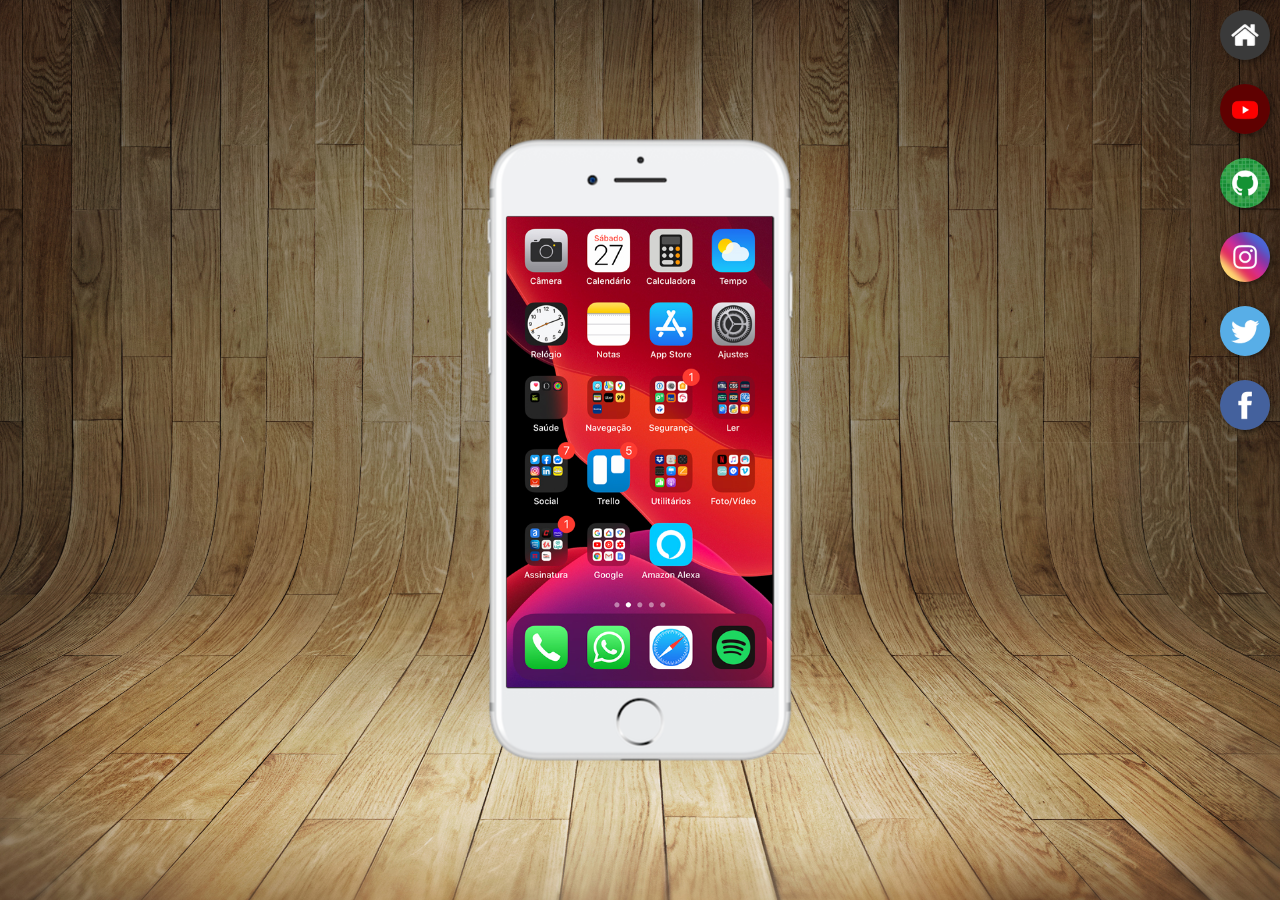
<file: index.html>
<!DOCTYPE html>
<html lang="pt-br">
<head>
    <meta charset="UTF-8">
    <meta name="viewport" content="width=device-width, initial-scale=1.0">
    <link rel="shortcut icon" href="favicon.ico" type="image/x-icon">
    <link rel="stylesheet" href="estilos/style.css">
    <title>Projeto Redes Sociais</title>
</head>
<body>
    <main>
        <section id="telefone">
            <iframe src="home.html" name="tela" id="tela" frameborder="0">
                <p>Seu navegador não é compatível com isso.</p>
            </iframe>
        </section>
        <section id="redes-sociais">
            <a href="home.html" target="tela"><img src="imagens/logo-home.jpg" alt="Home"></a> <br>
            <a href="youtube.html" target="tela"><img src="imagens/logo-youtube.jpg" alt="Youutube"></a> <br>
            <a href="github.html" target="tela"><img src="imagens/logo-github.jpg" alt="GitHub"></a> <br>
            <a href="instagram.html" target="tela"><img src="imagens/logo-instagram.jpg" alt="Instagram"></a> <br>
            <a href="twitter.html" target="tela"><img src="imagens/logo-twitter.jpg" alt="Twitter"></a> <br>
            <a href="facebook.html" target="tela"><img src="imagens/logo-facebook.jpg" alt="Facebook"></a>
        </section>
    </main>
</body>
</html>
</file>
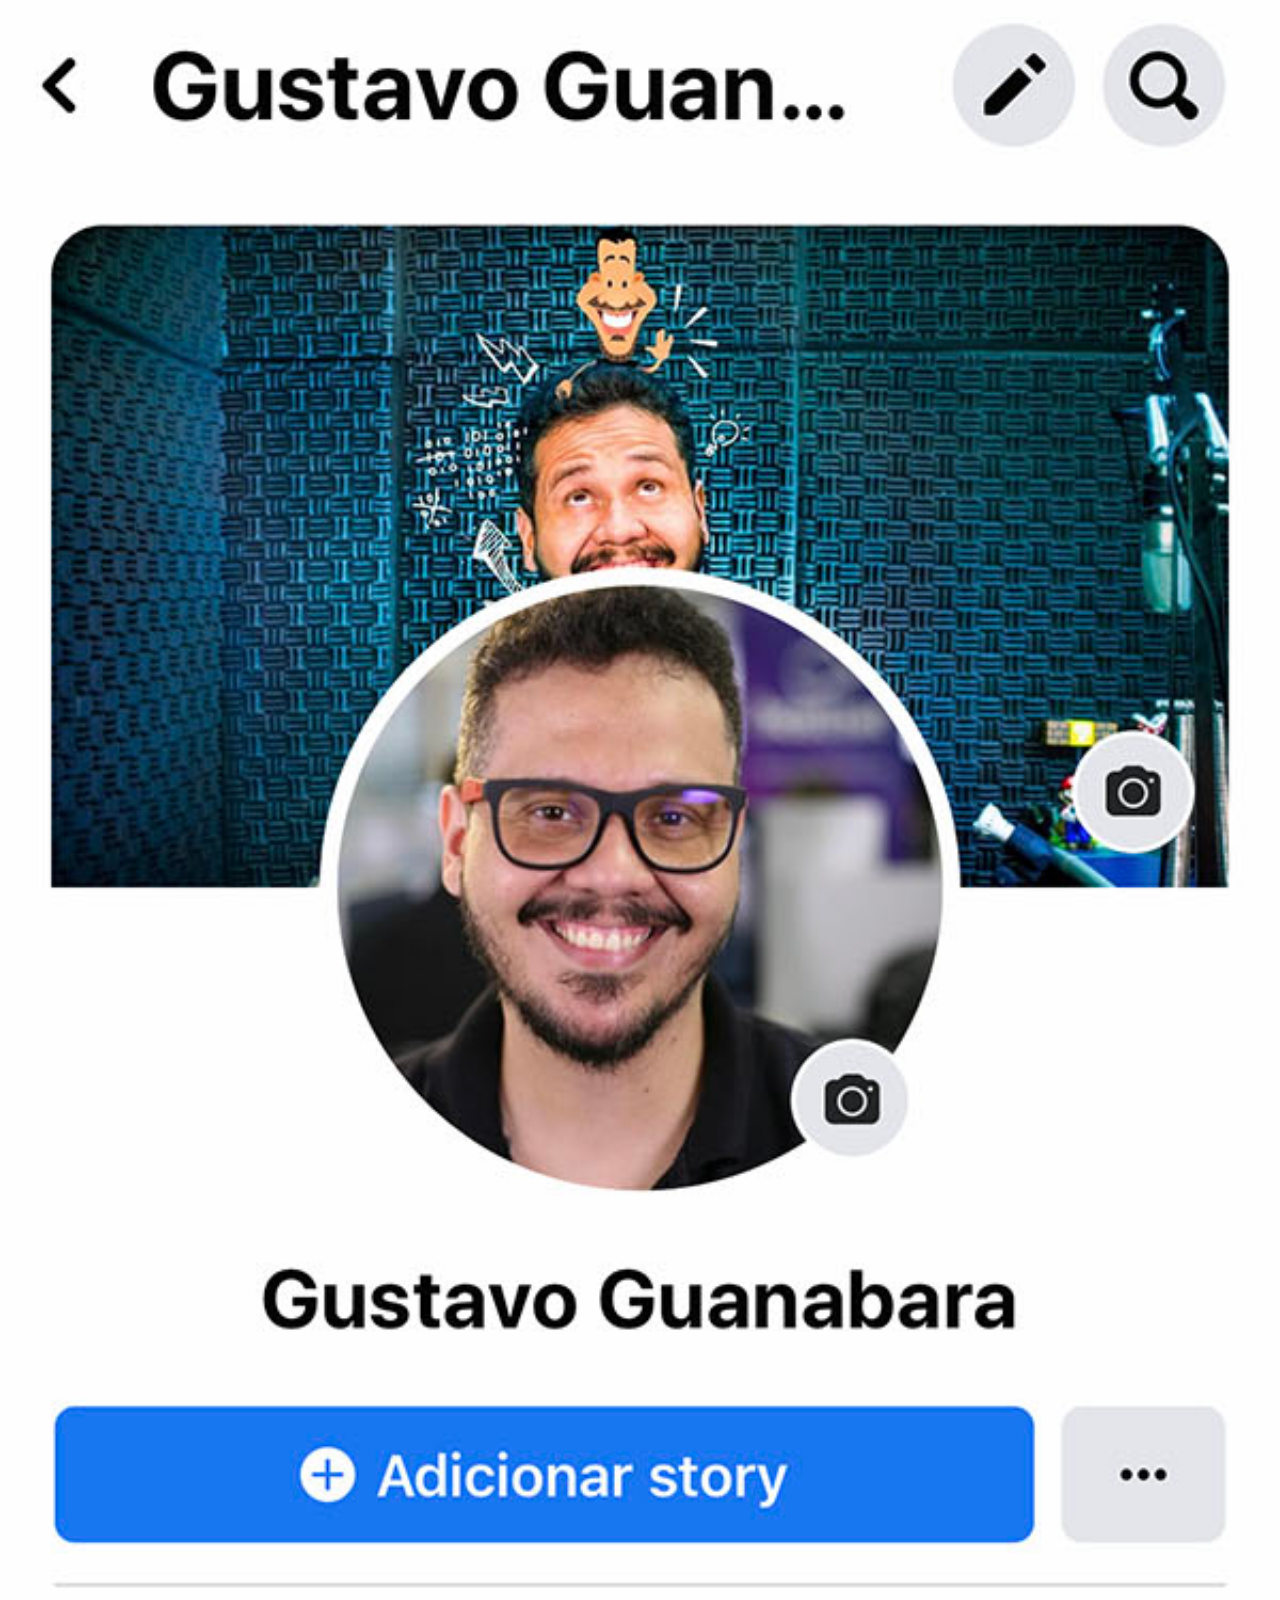
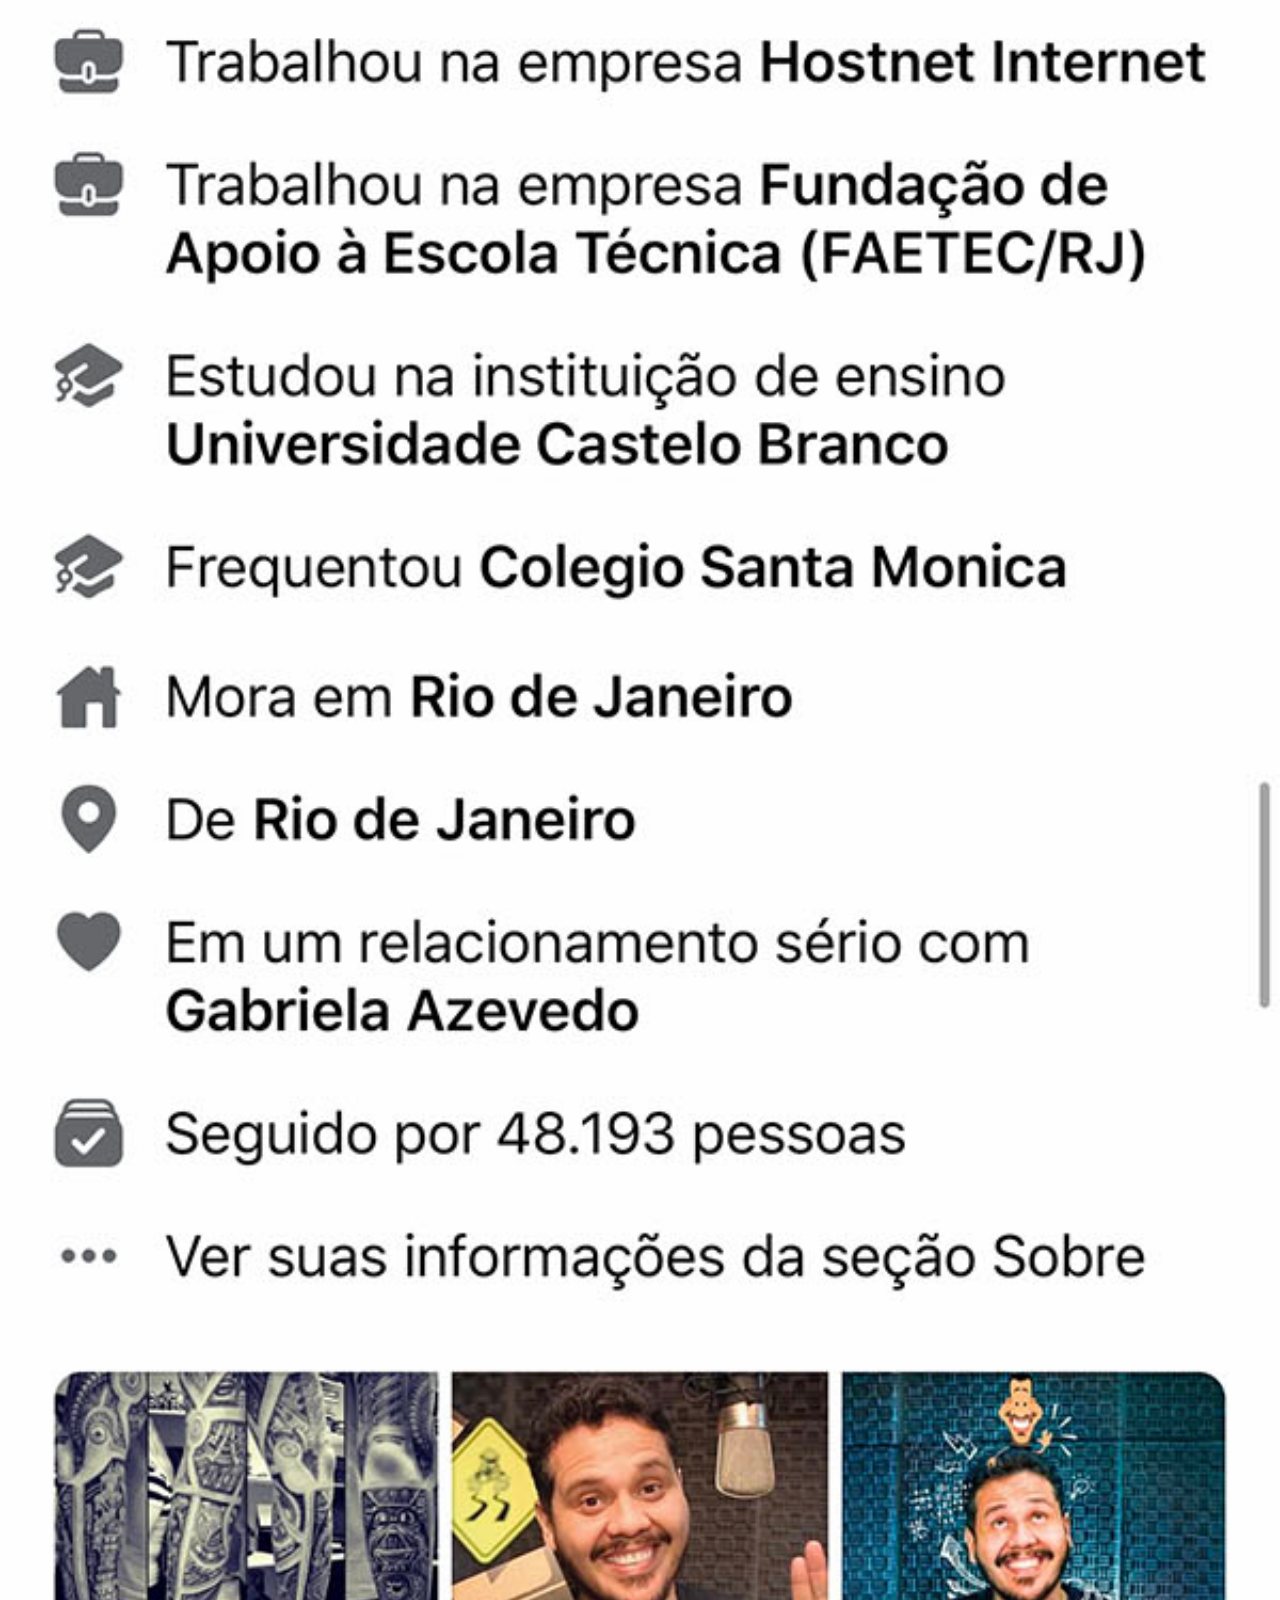
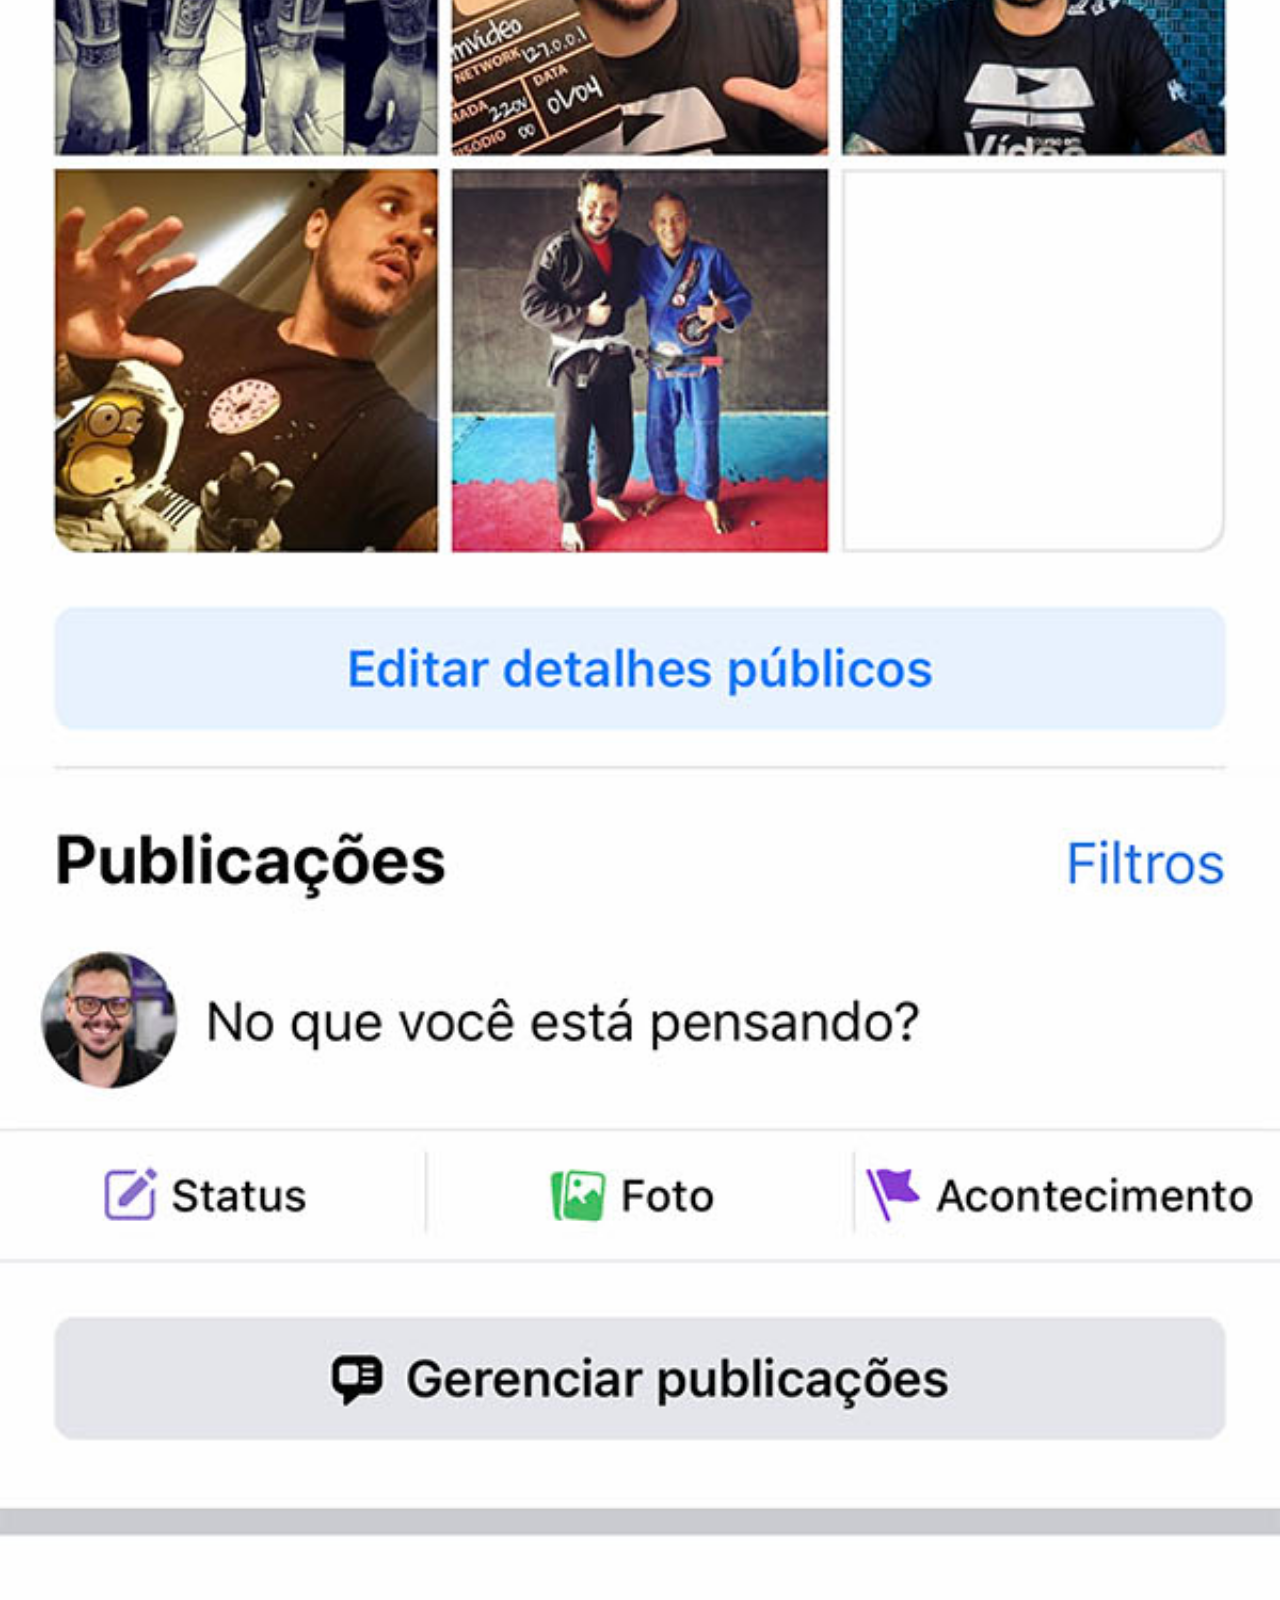
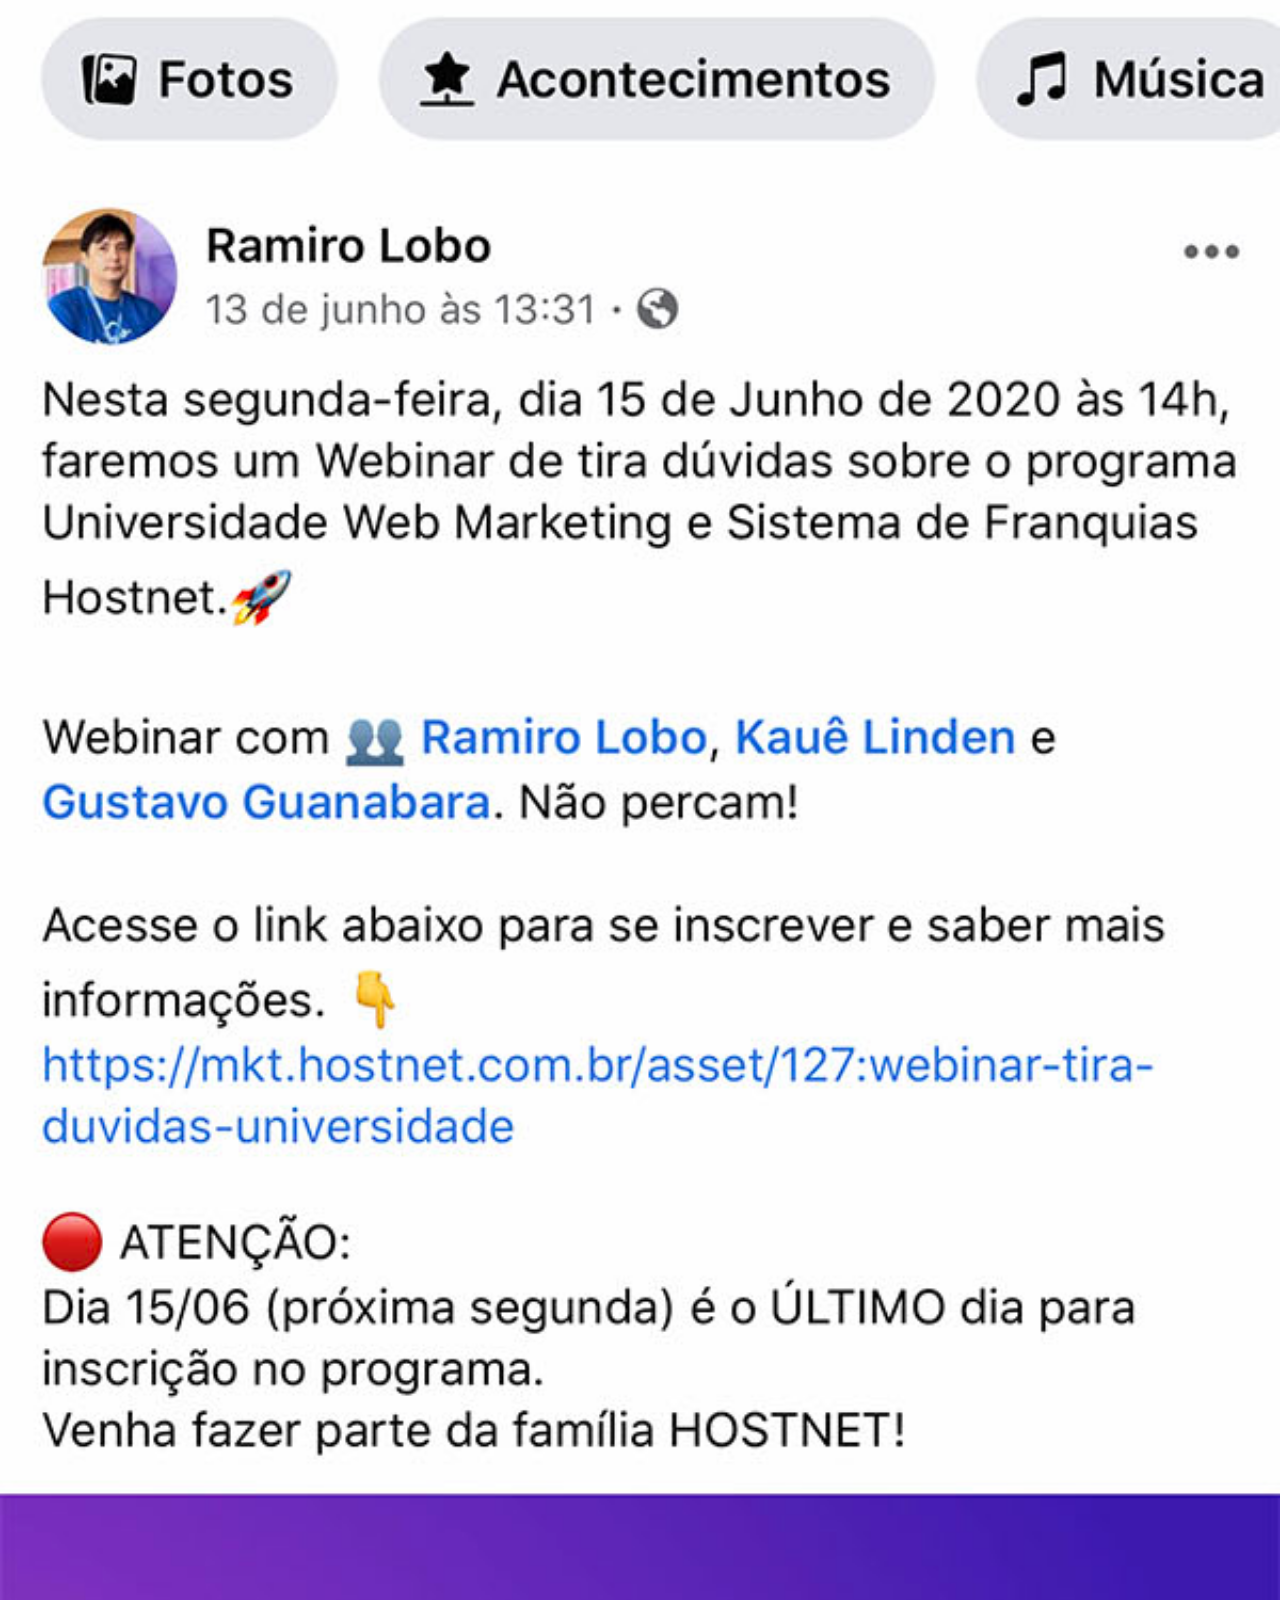
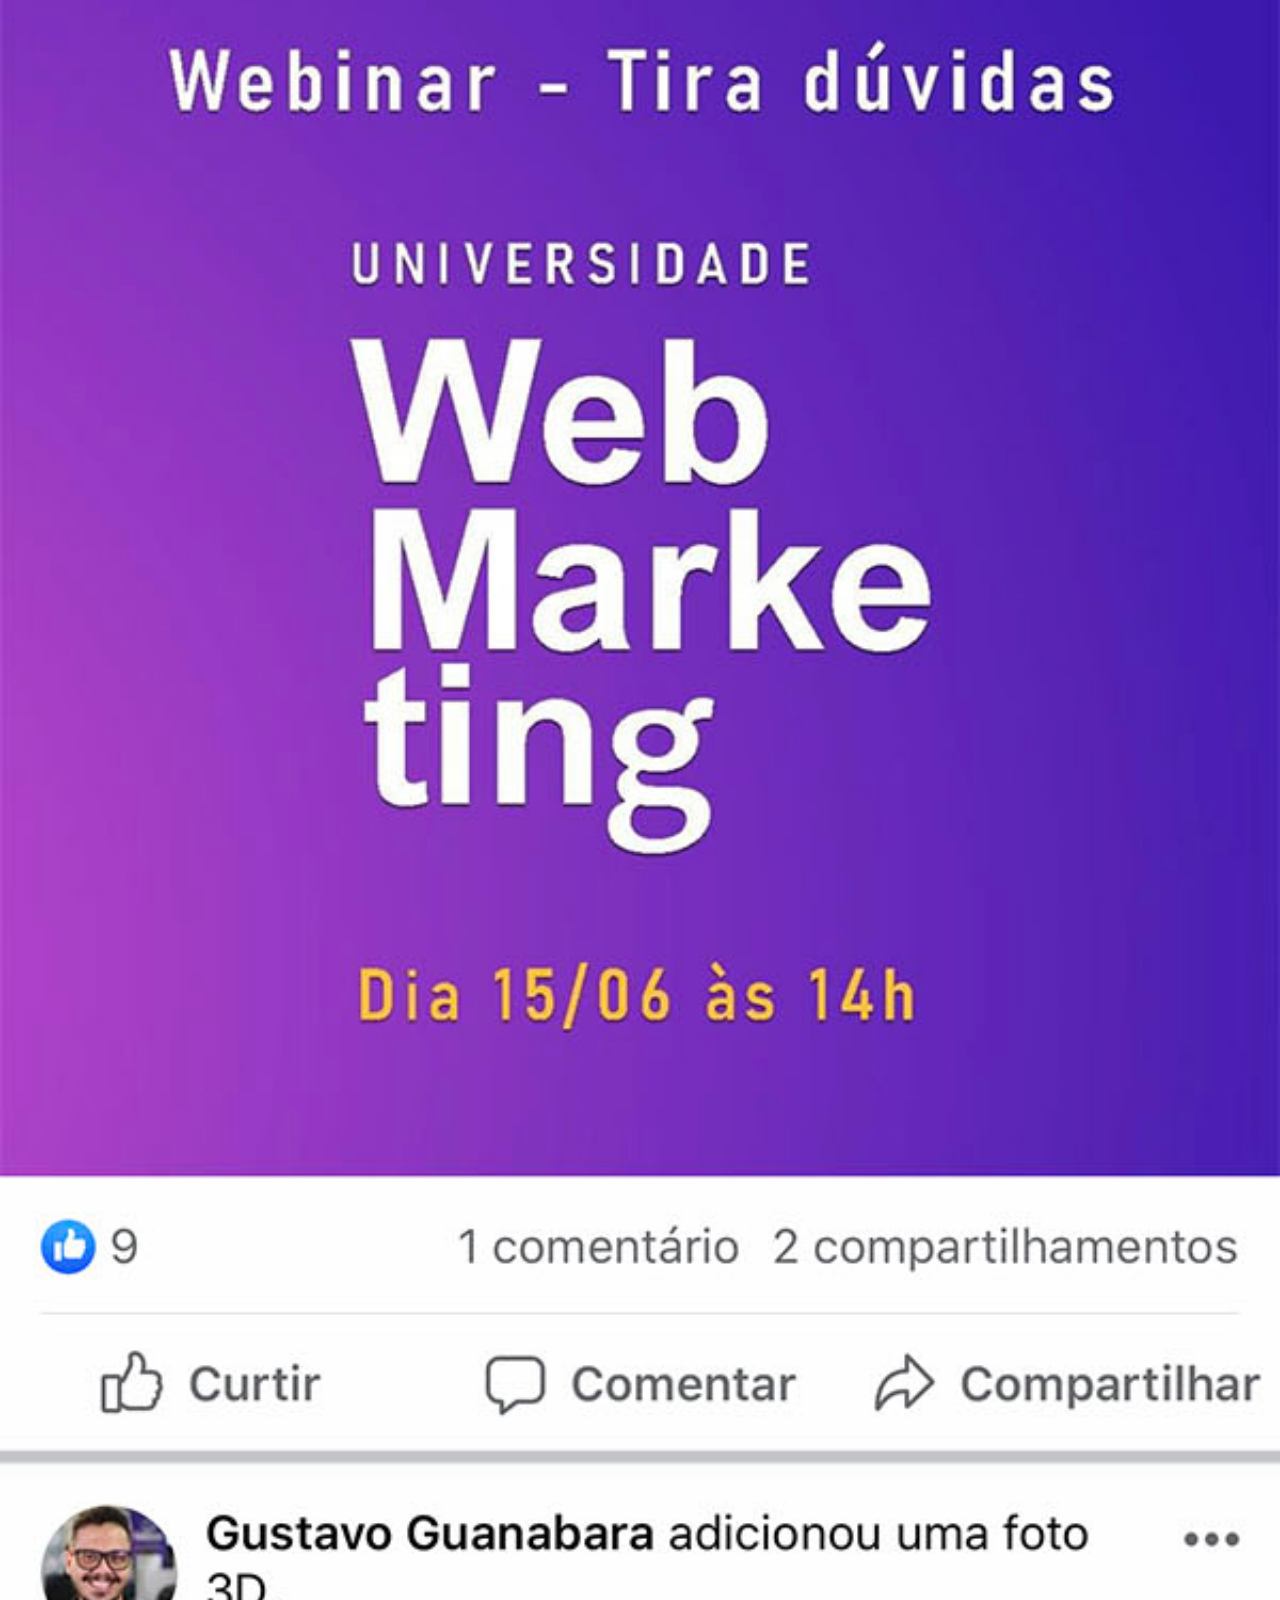
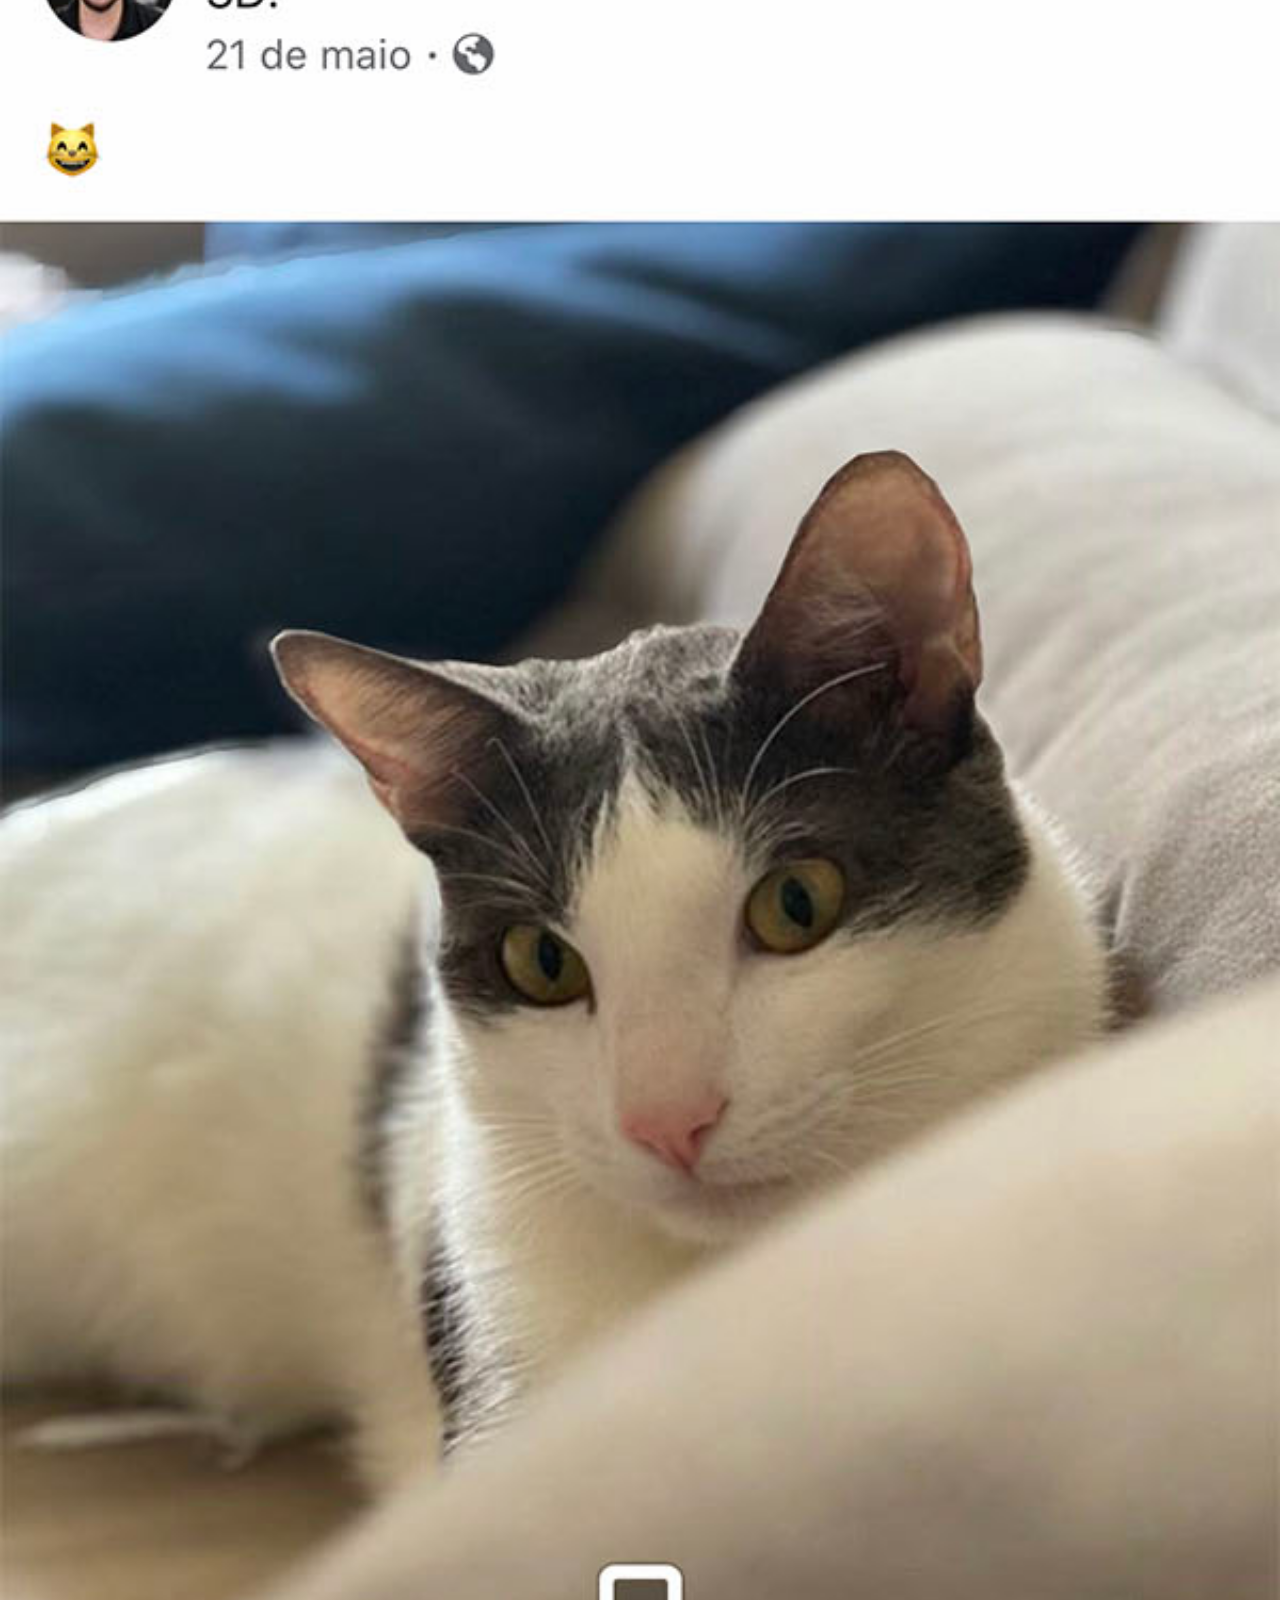
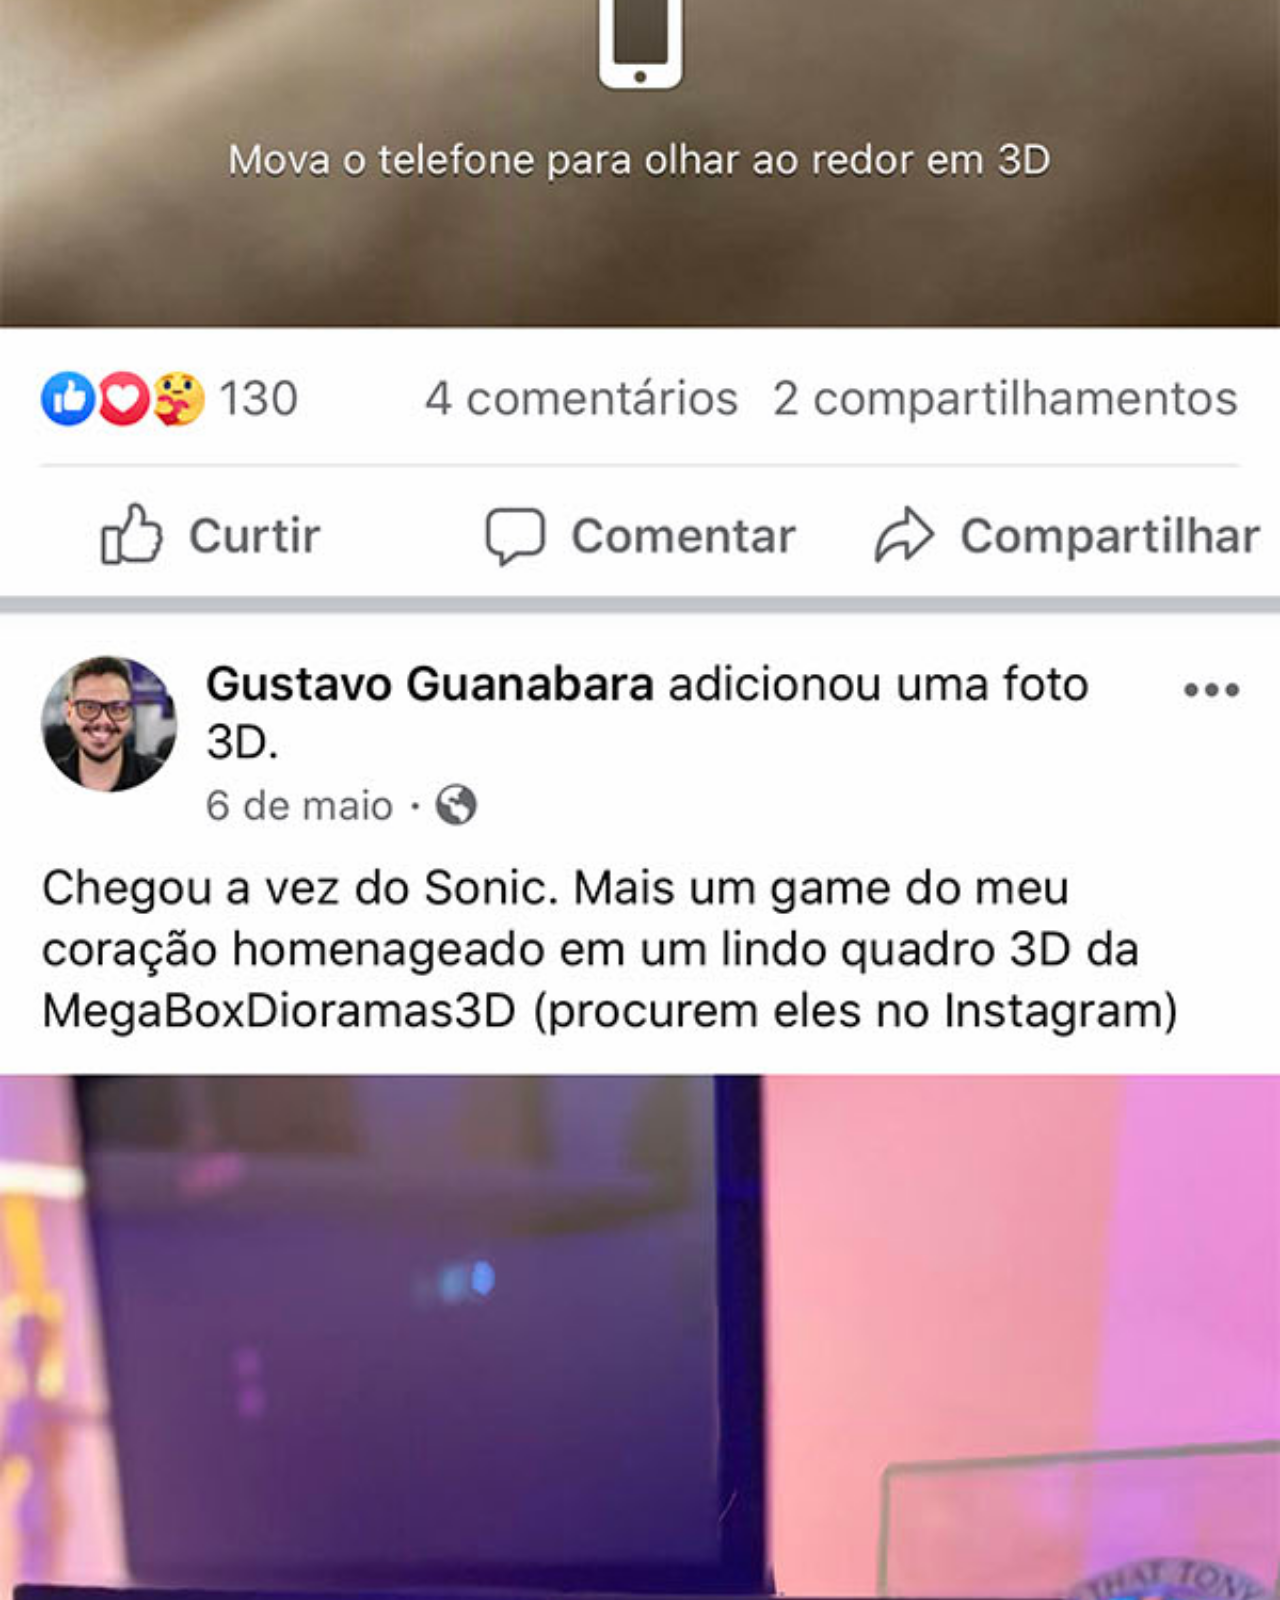
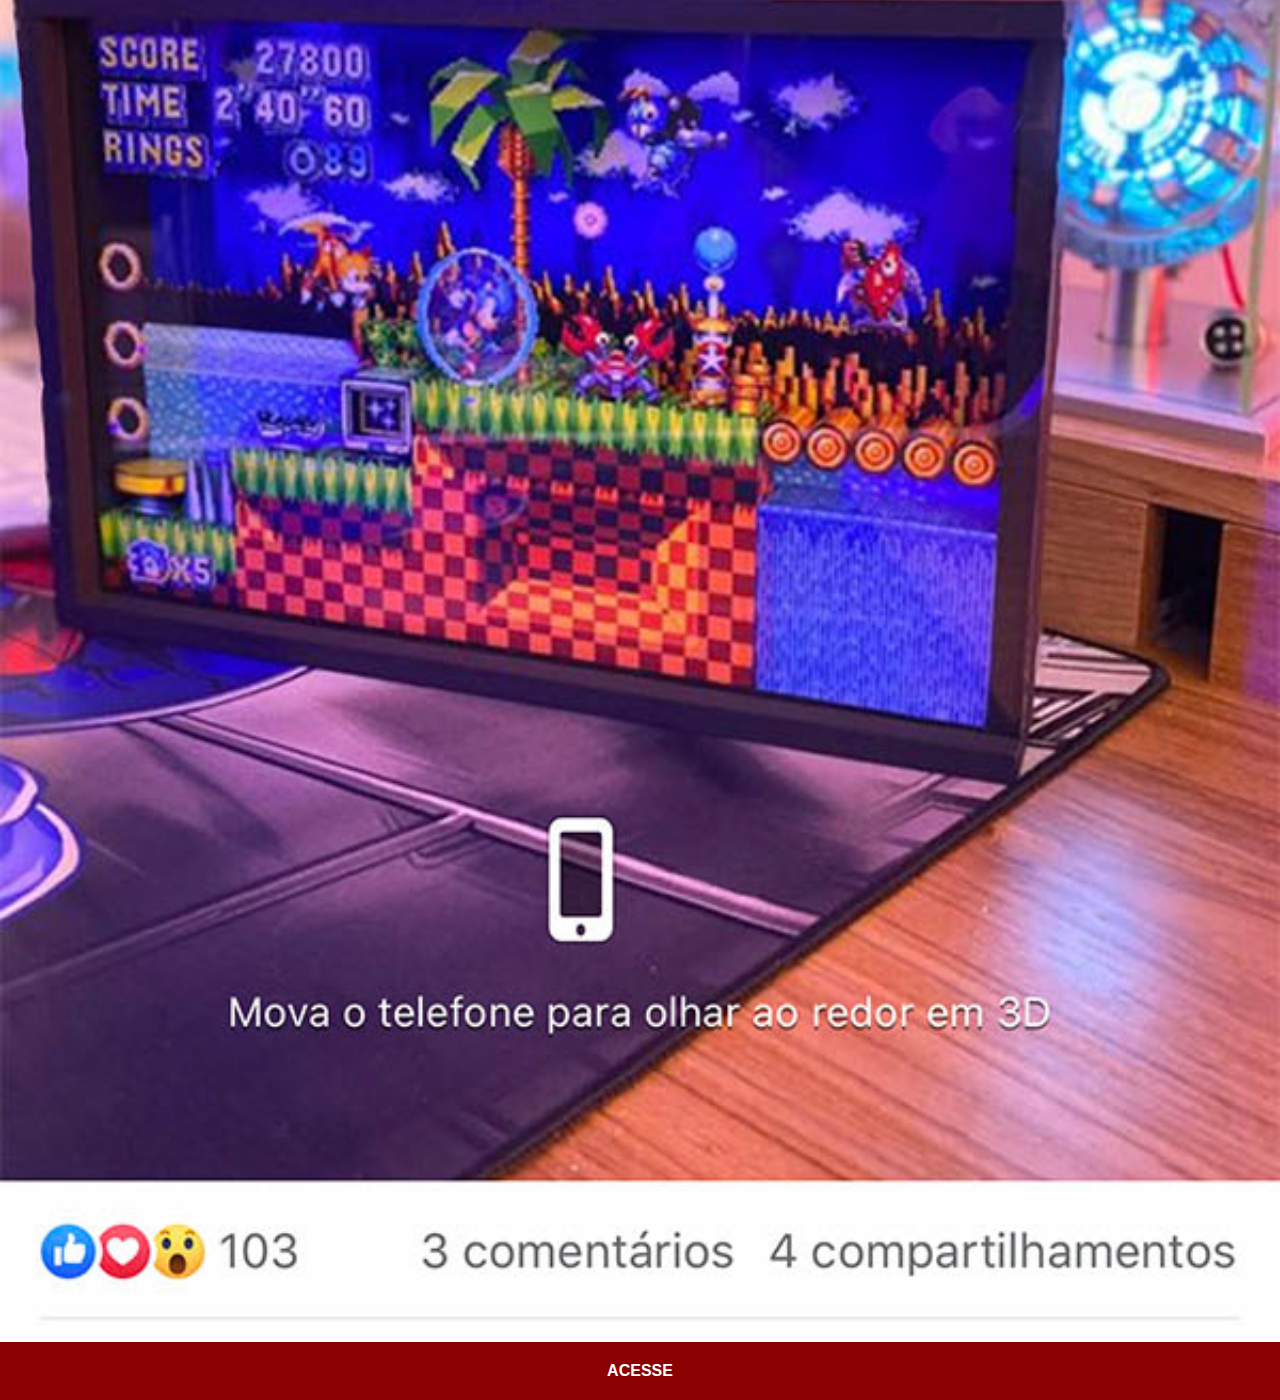
<file: facebook.html>
<!DOCTYPE html>
<html lang="pt-br">
<head>
    <meta charset="UTF-8">
    <meta name="viewport" content="width=device-width, initial-scale=1.0">
    <link rel="stylesheet" href="estilos/social.css">
    <title>Facebook</title>
</head>
<body>
    <img src="imagens/tela-facebook.jpg" alt="Facebook">
    <a href="https://www.facebook.com/gustavoguanabara/" target="_blank">ACESSE</a>
</body>
</html>
</file>
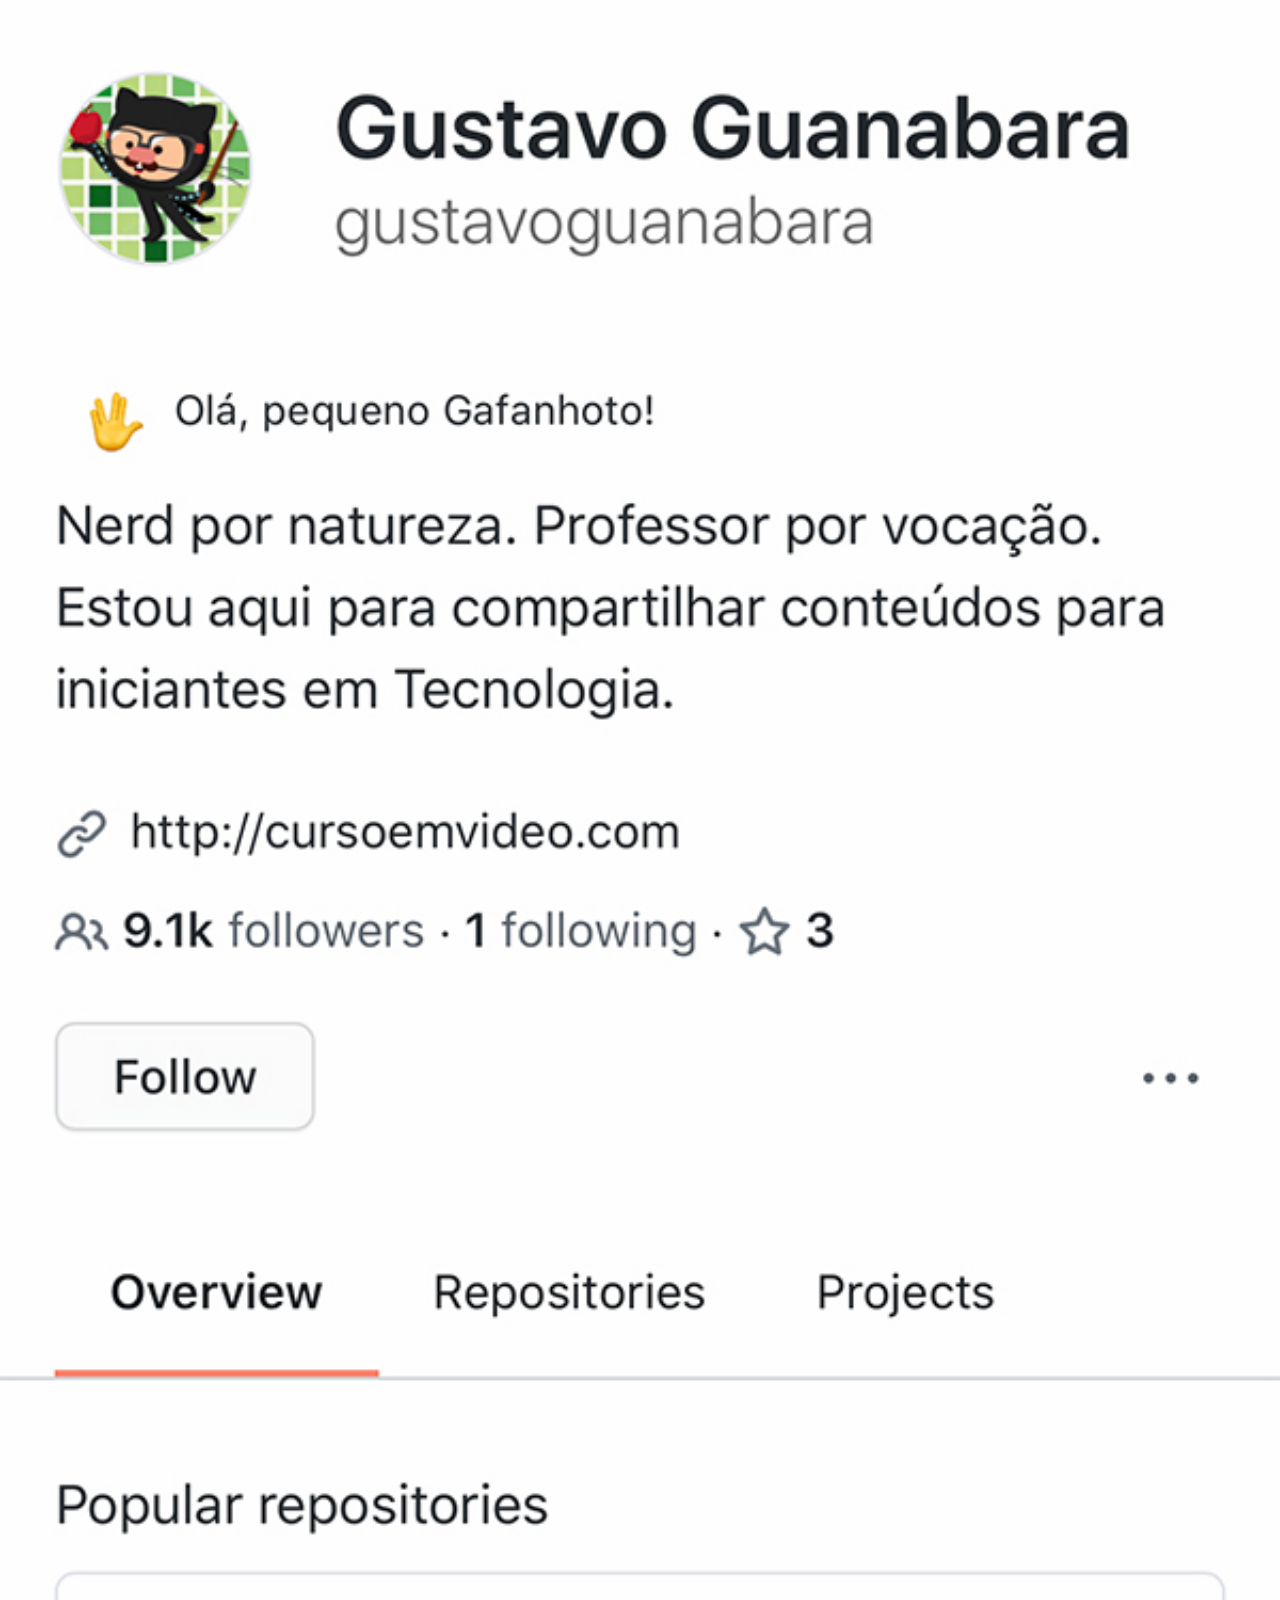
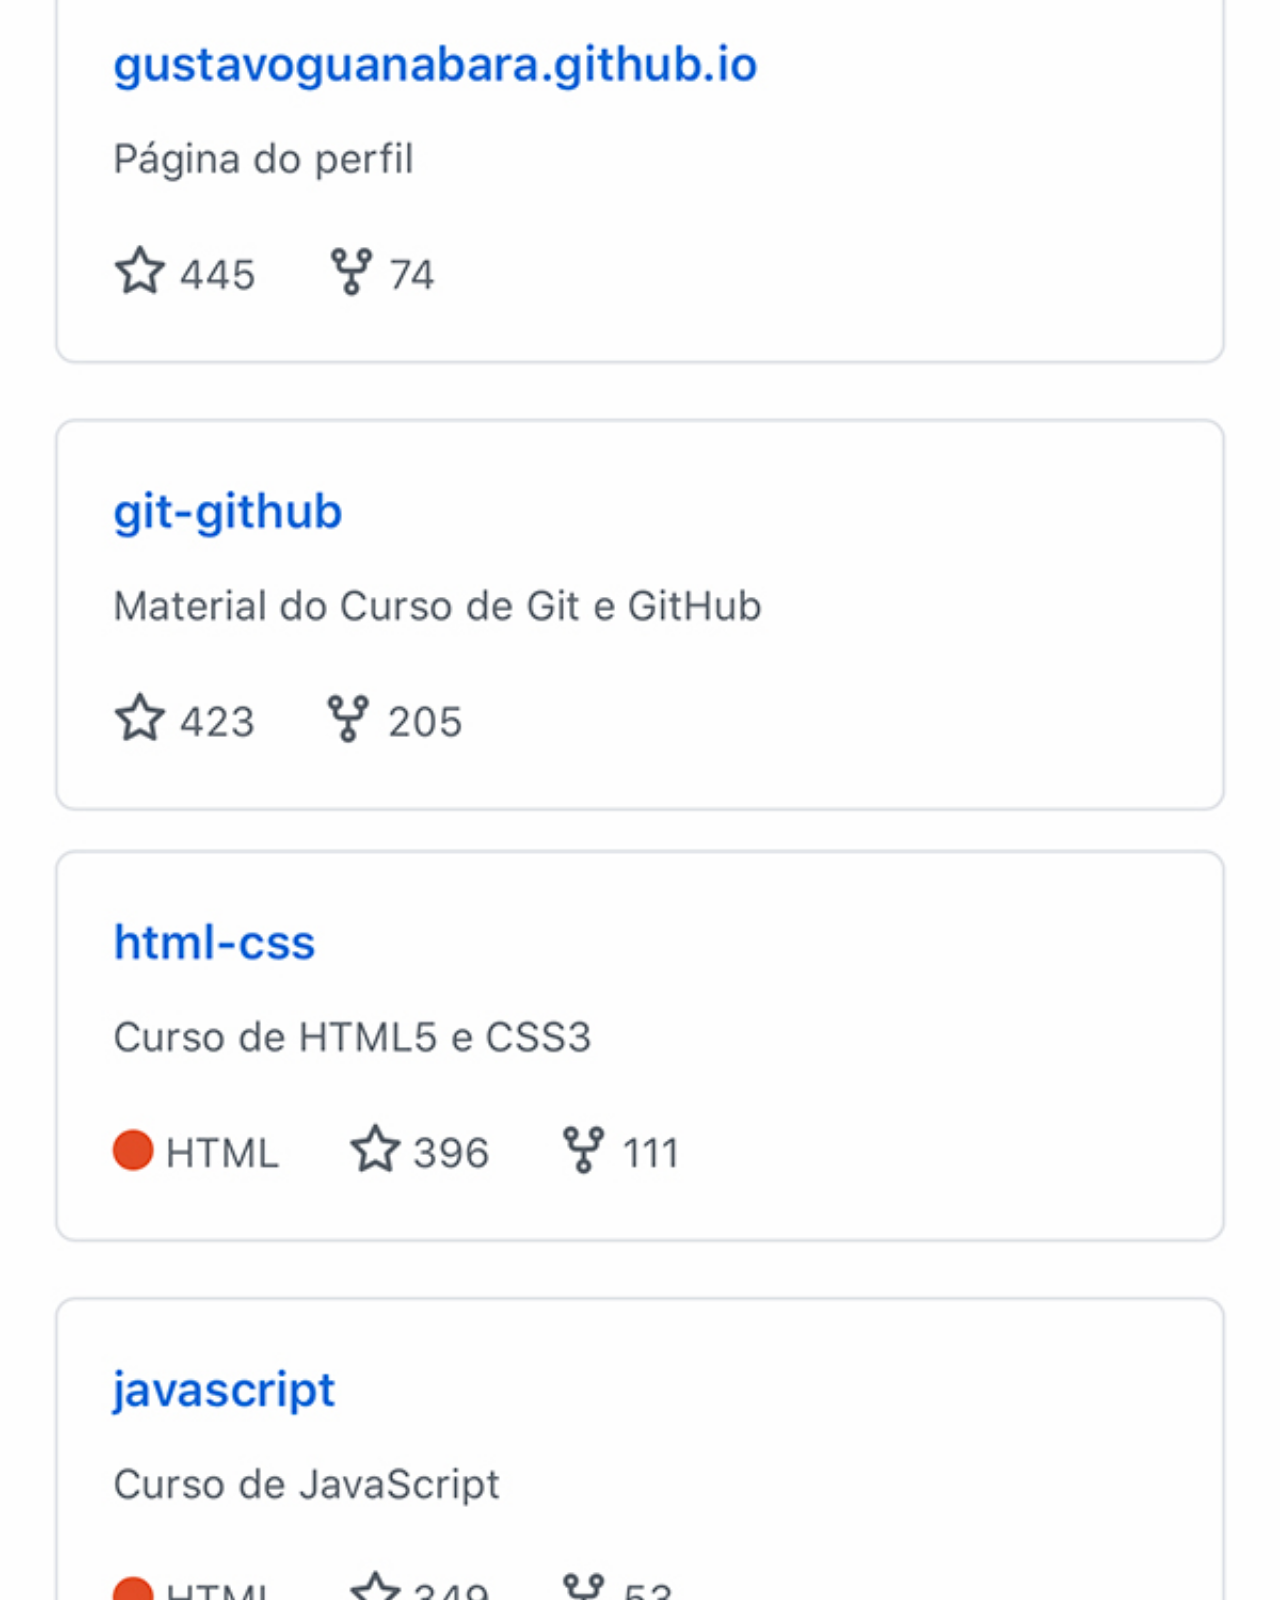
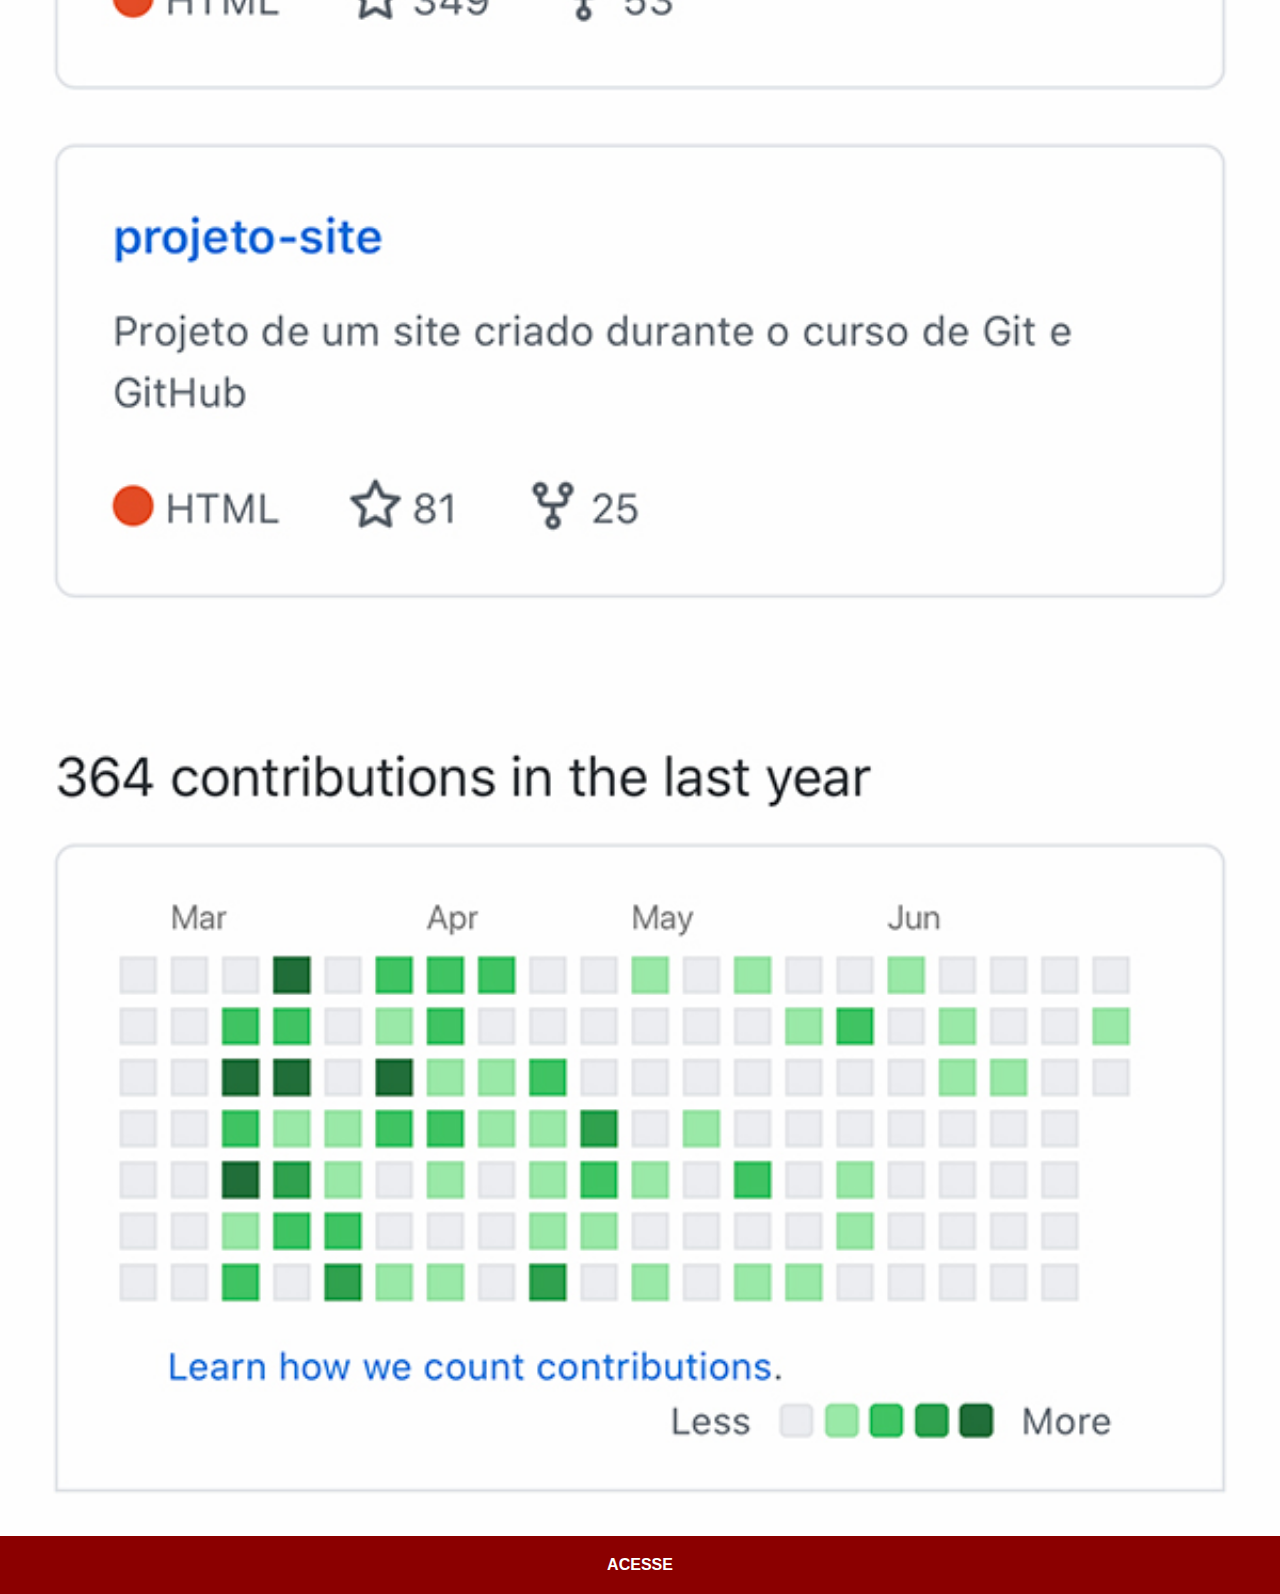
<file: github.html>
<!DOCTYPE html>
<html lang="pt-br">
<head>
    <meta charset="UTF-8">
    <meta name="viewport" content="width=device-width, initial-scale=1.0">
    <link rel="stylesheet" href="estilos/social.css">
    <title>GitHub</title>
</head>
<body>
    <img src="imagens/tela-github.jpg" alt="GitHub">
    <a href="https://github.com/gustavoguanabara/" target="_blank">ACESSE</a>
</body>
</html>
</file>
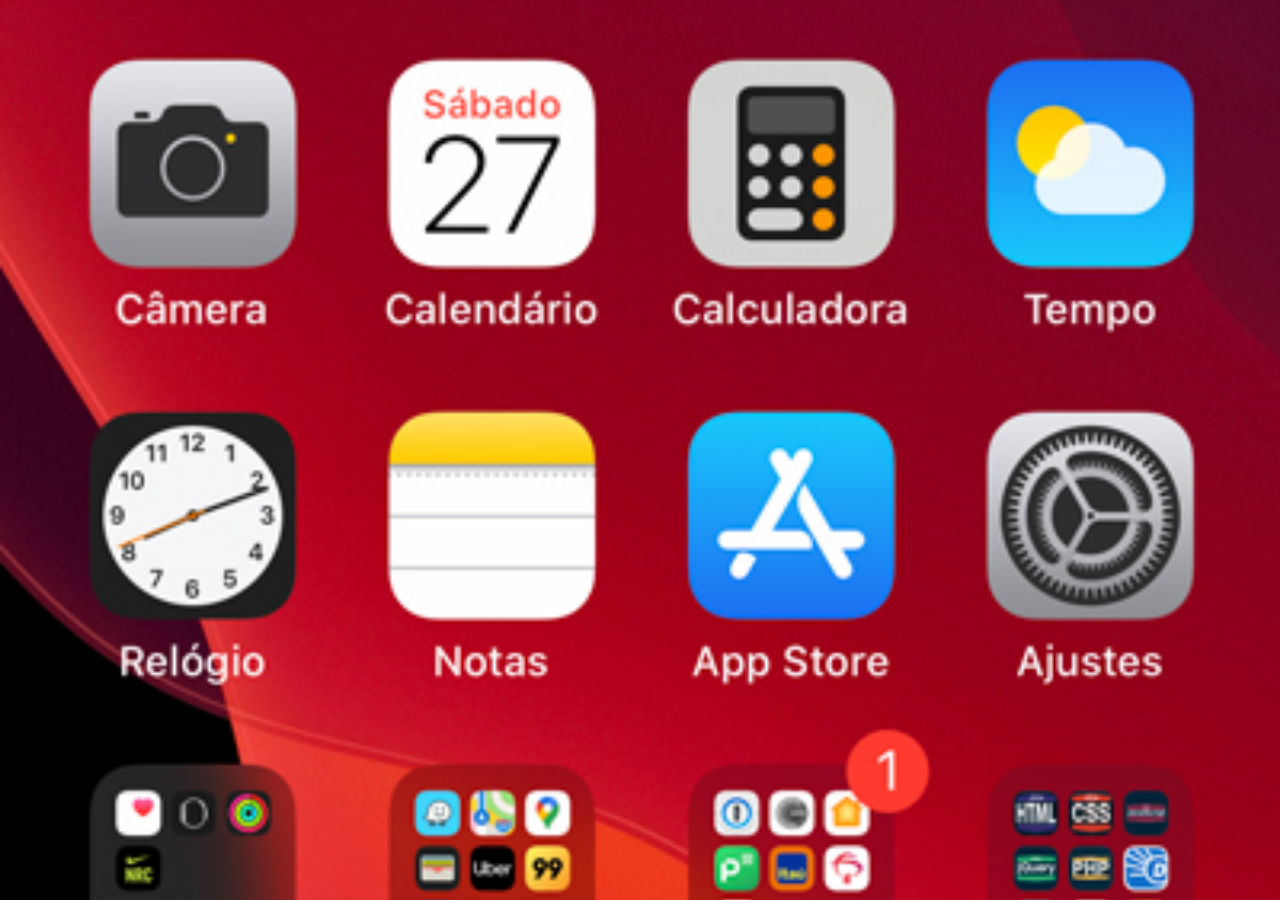
<file: home.html>
<!DOCTYPE html>
<html lang="pt-br">
<head>
    <meta charset="UTF-8">
    <meta name="viewport" content="width=device-width, initial-scale=1.0">
    <title>Home</title>
</head>
<style>
    * {
        margin: 0px;
        padding: 0px;
    }

    body {
        width: 100vw;
        height: 100vh;
        background: black url('imagens/tela-home.jpg') no-repeat top center;
        background-size: cover;
    }
</style>
<body>
    
</body>
</html>
</file>
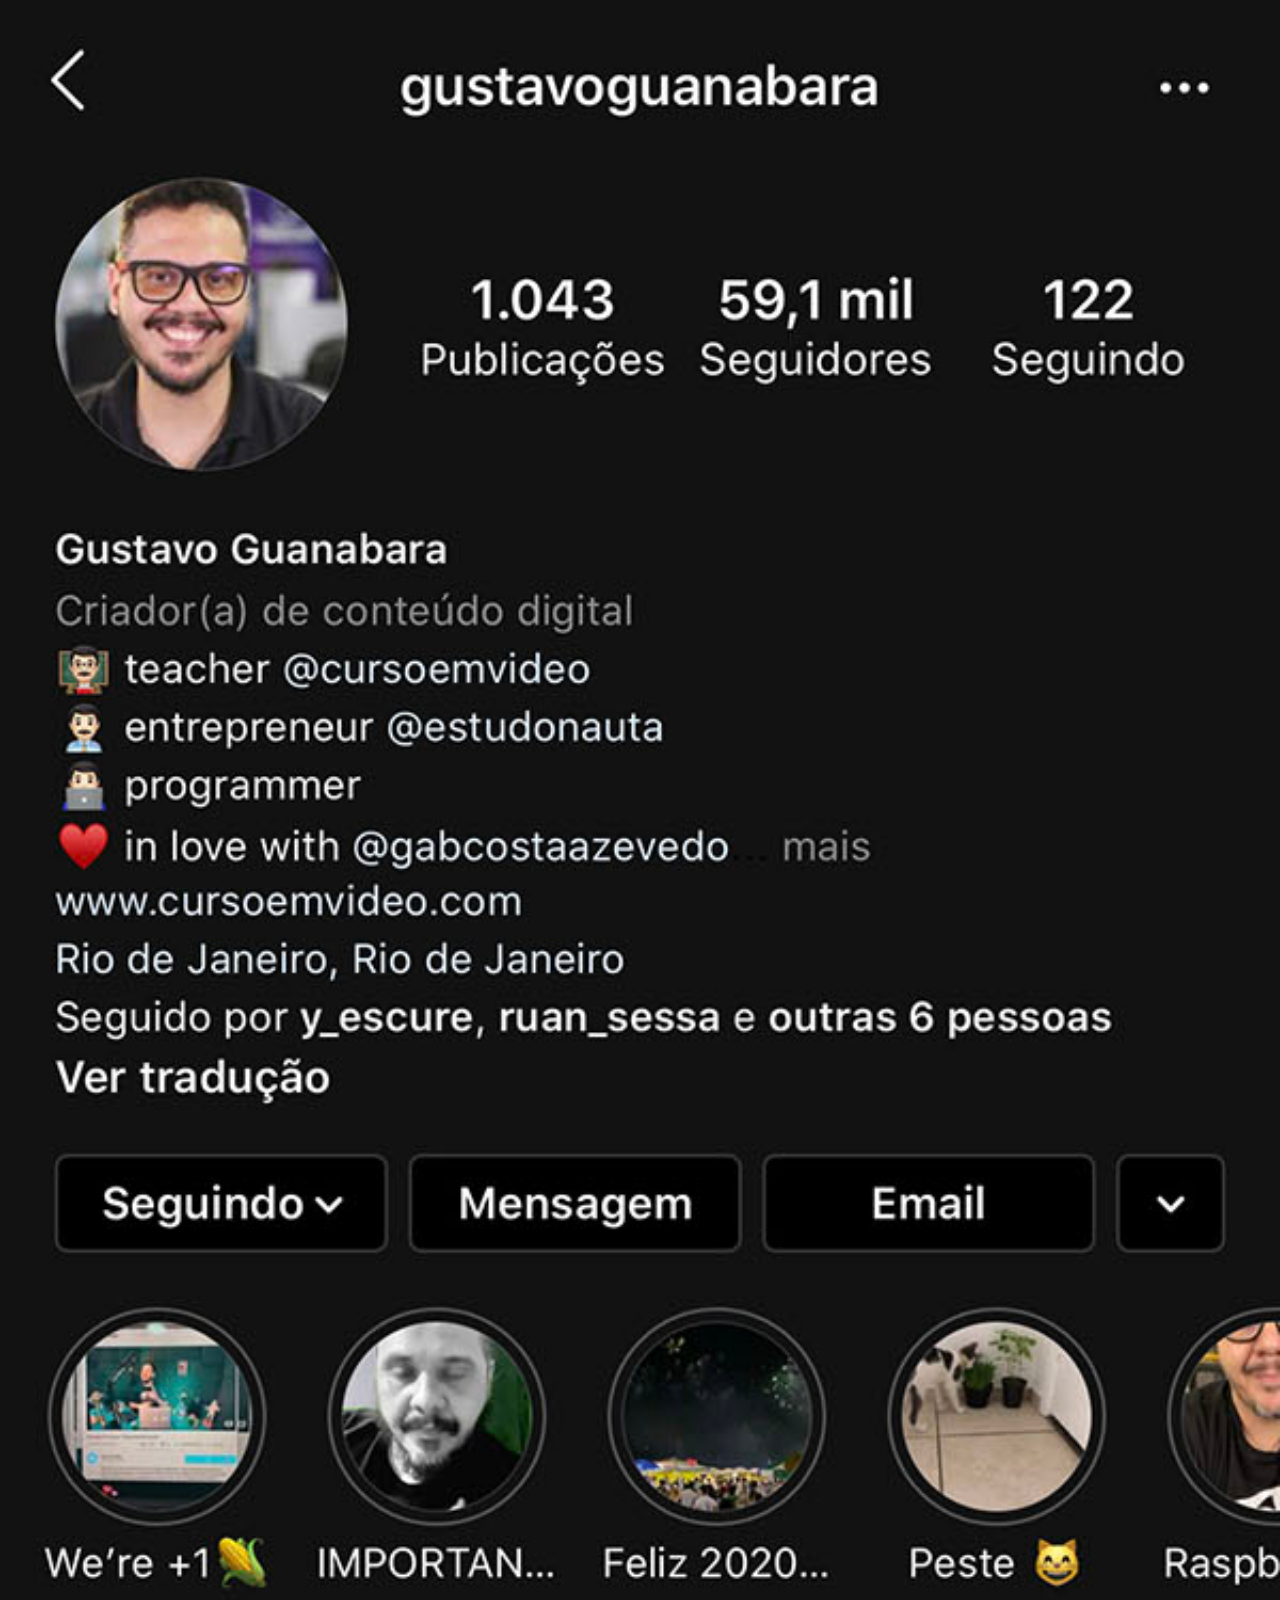
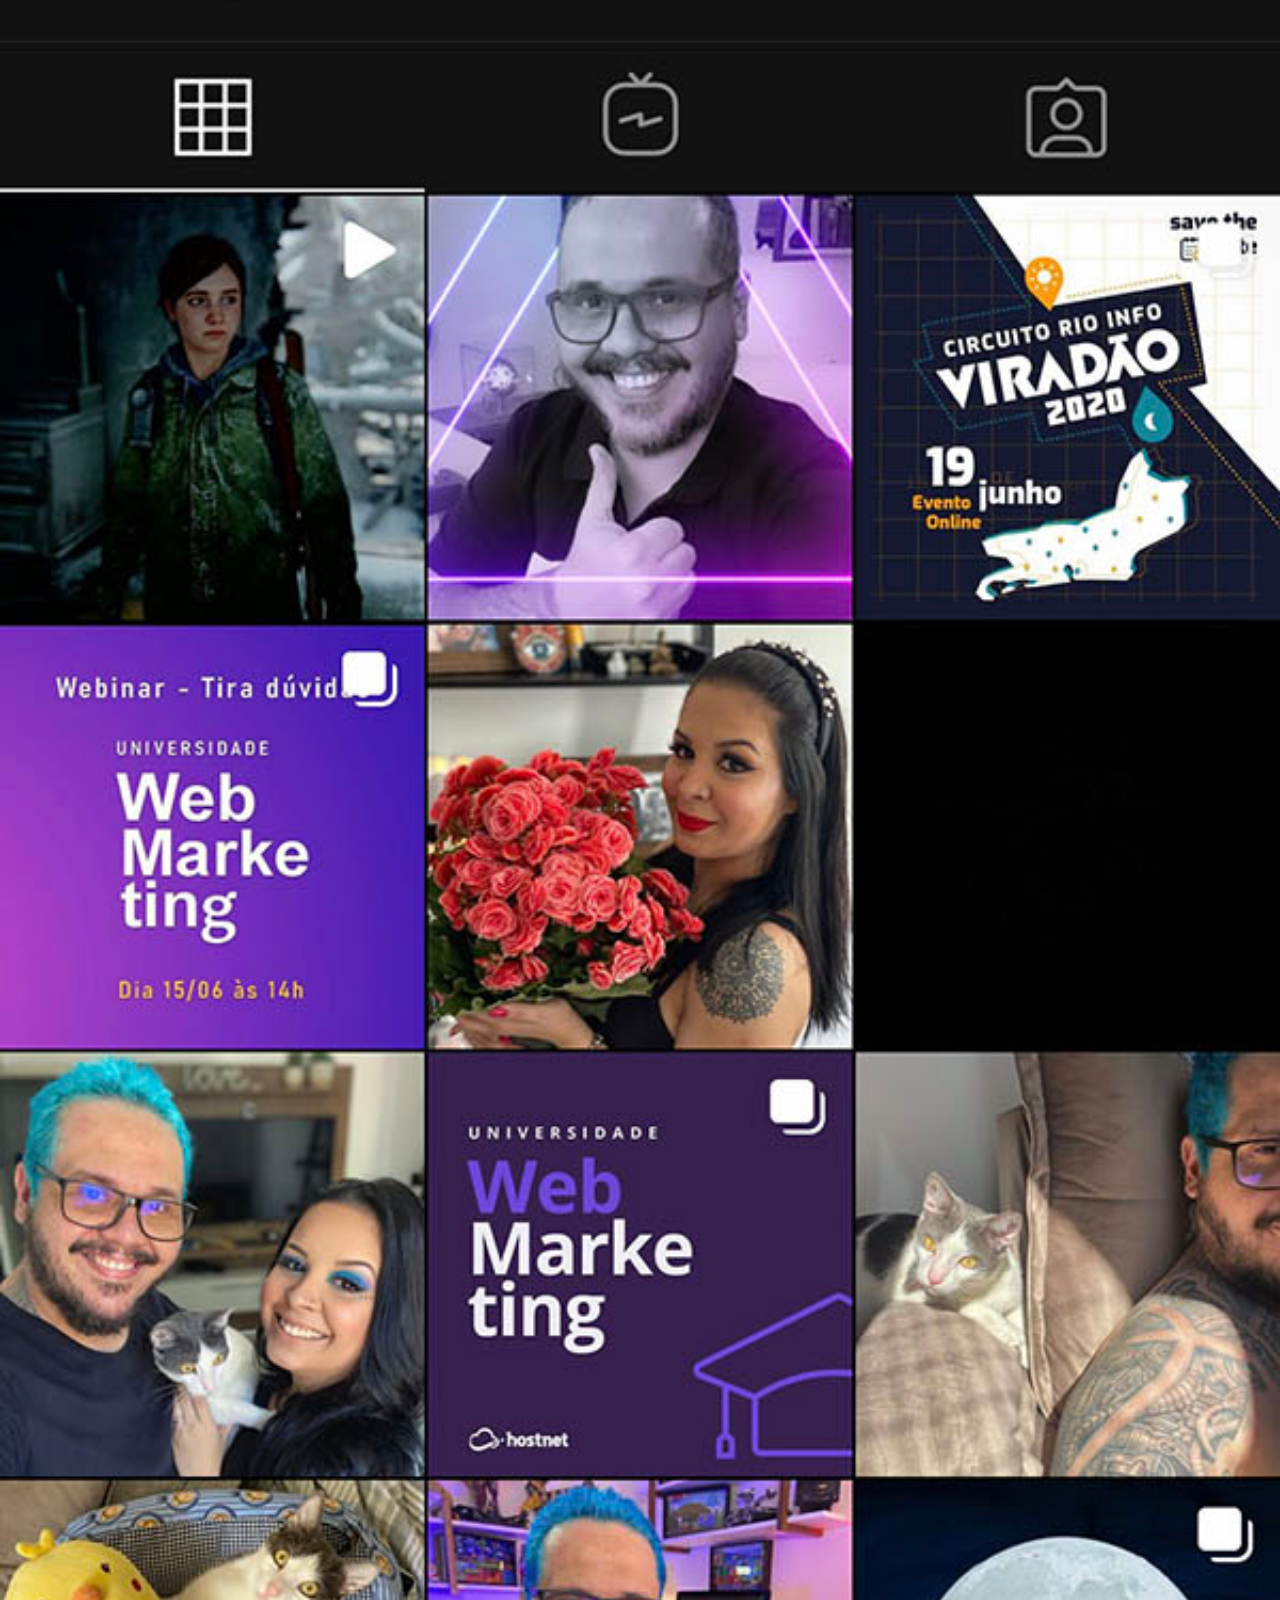
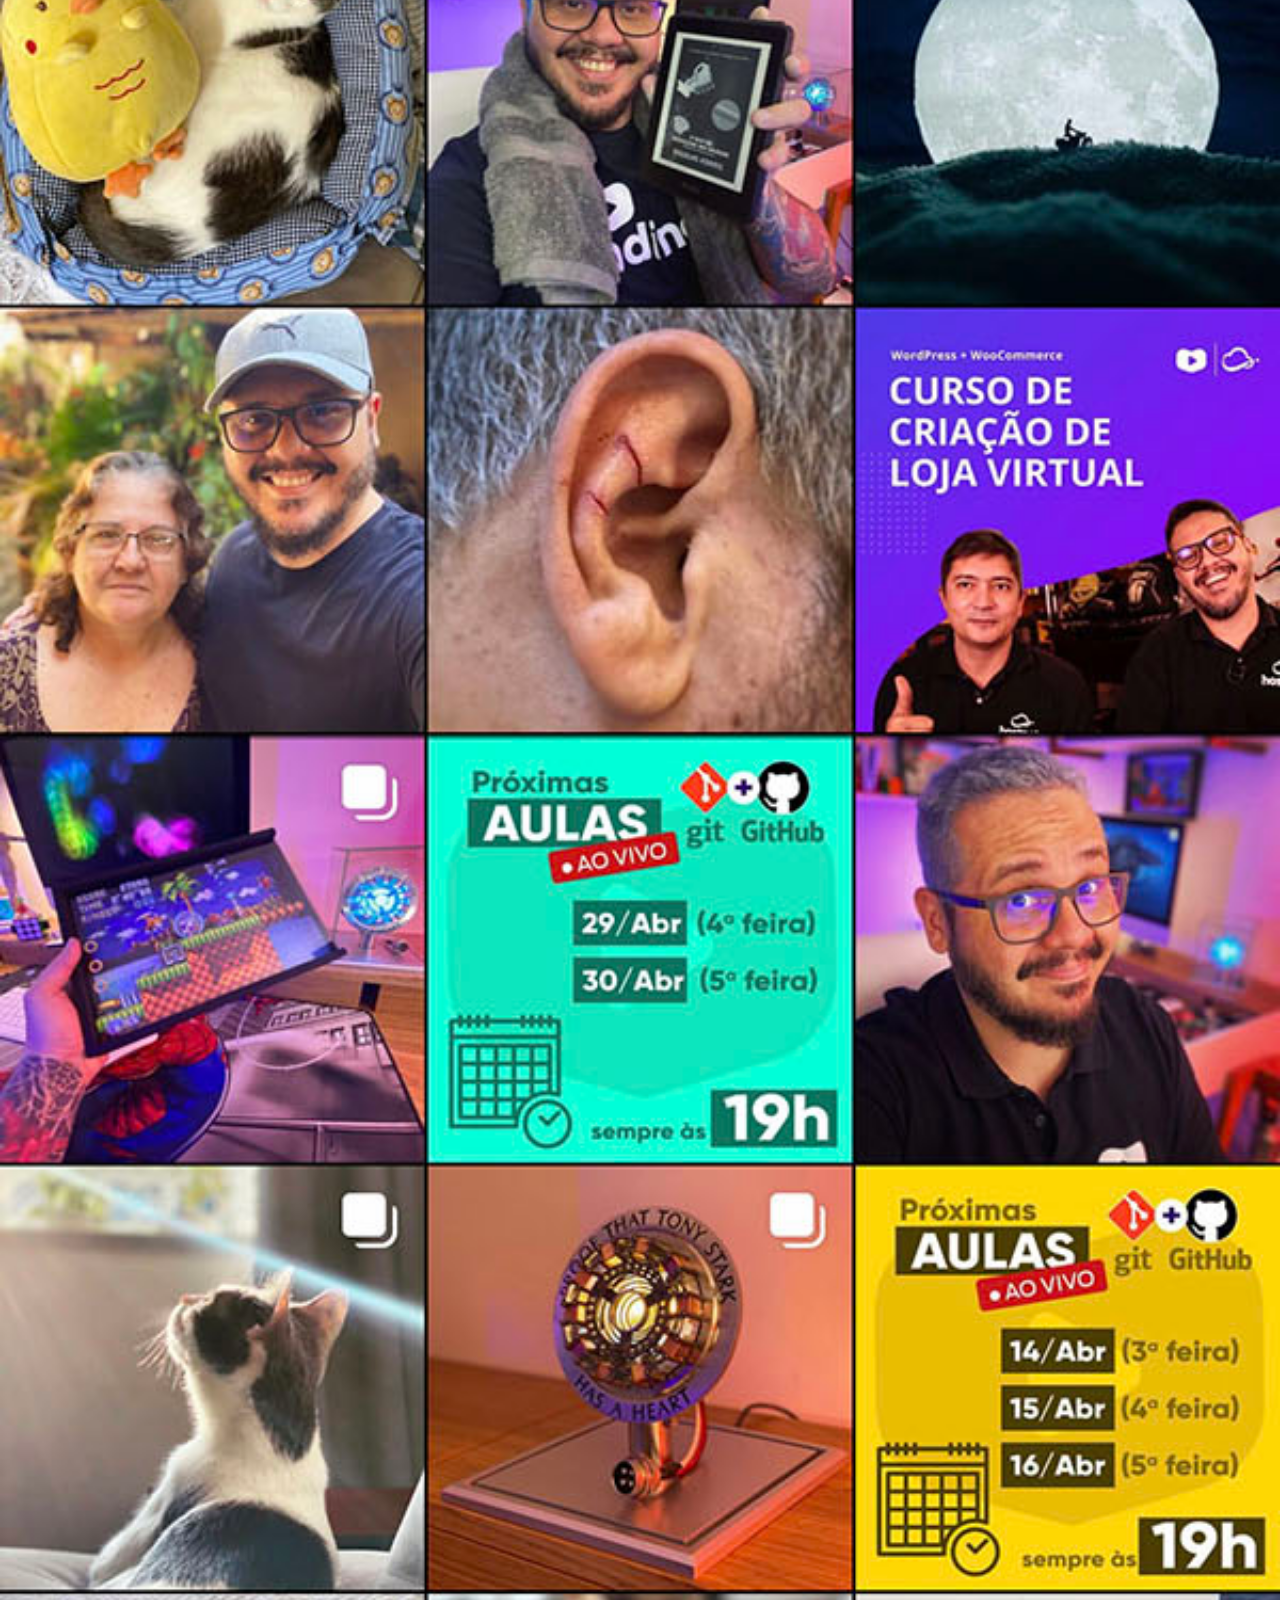
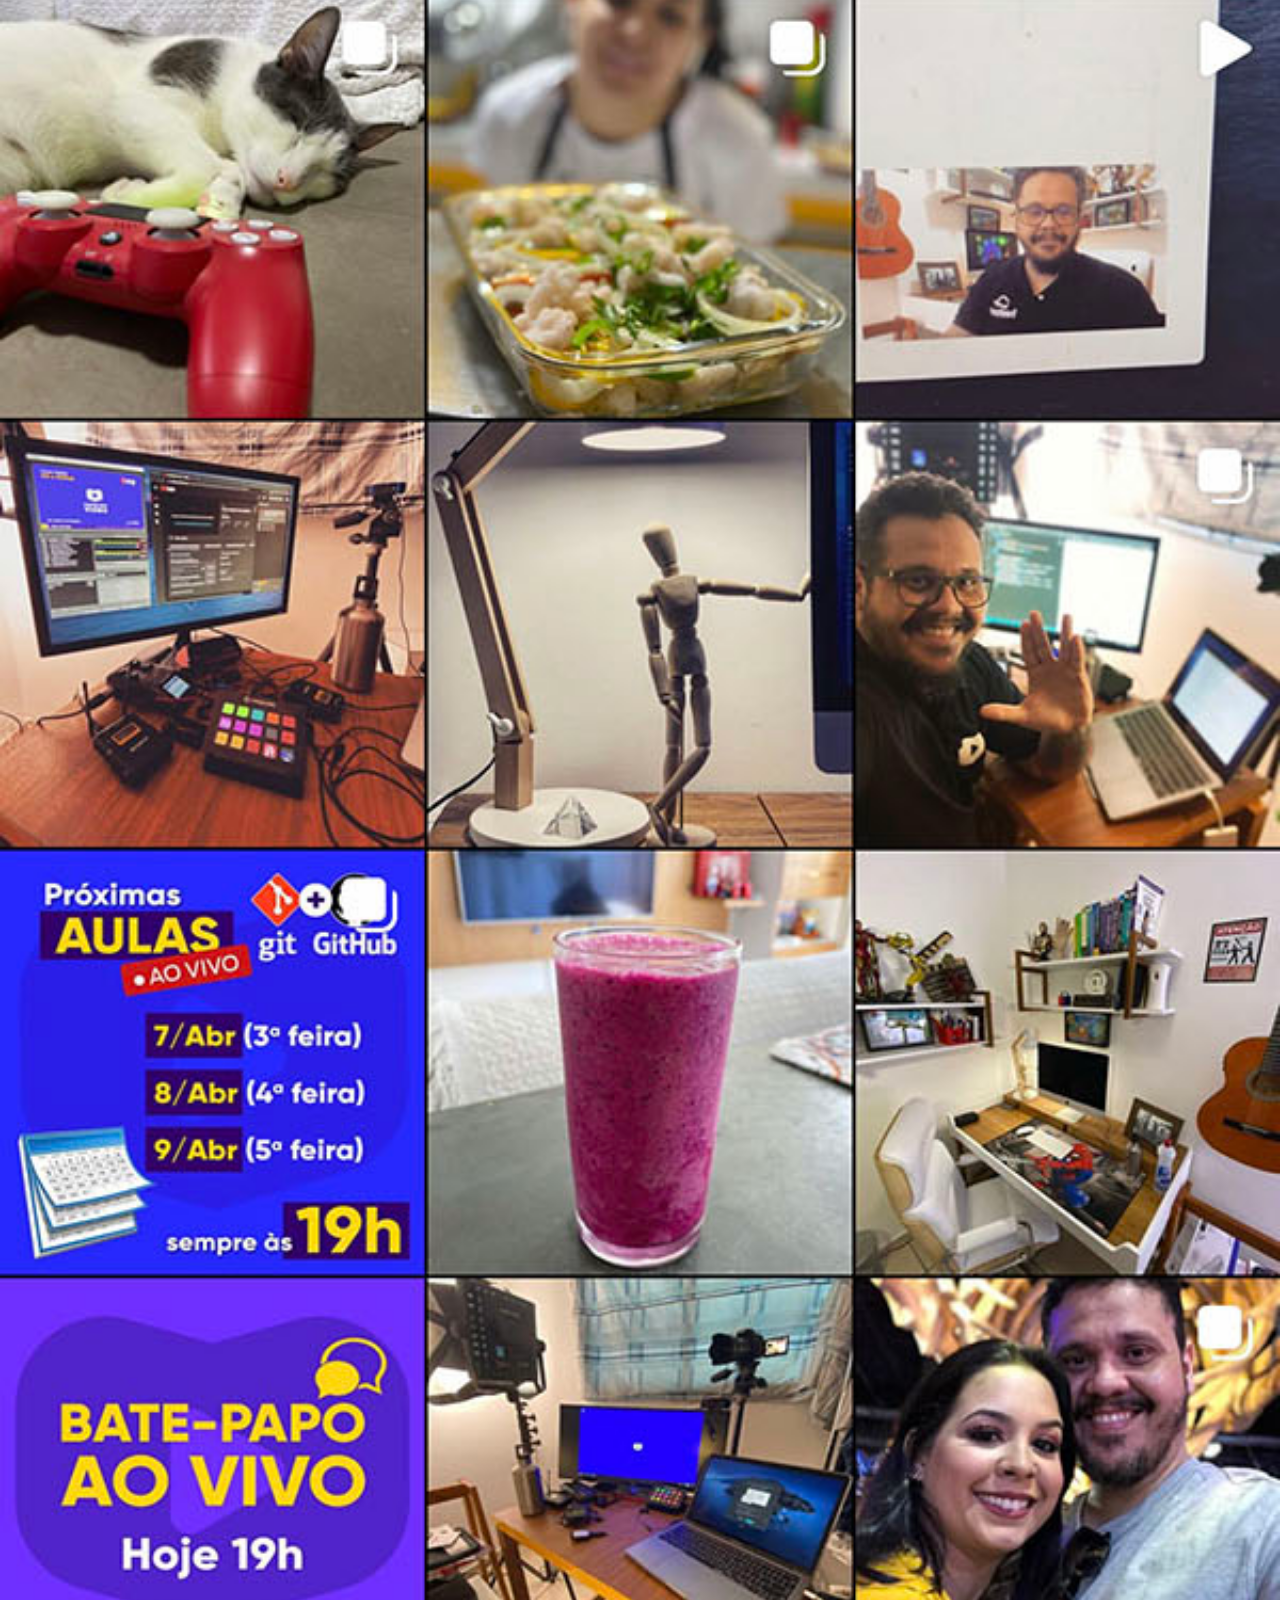
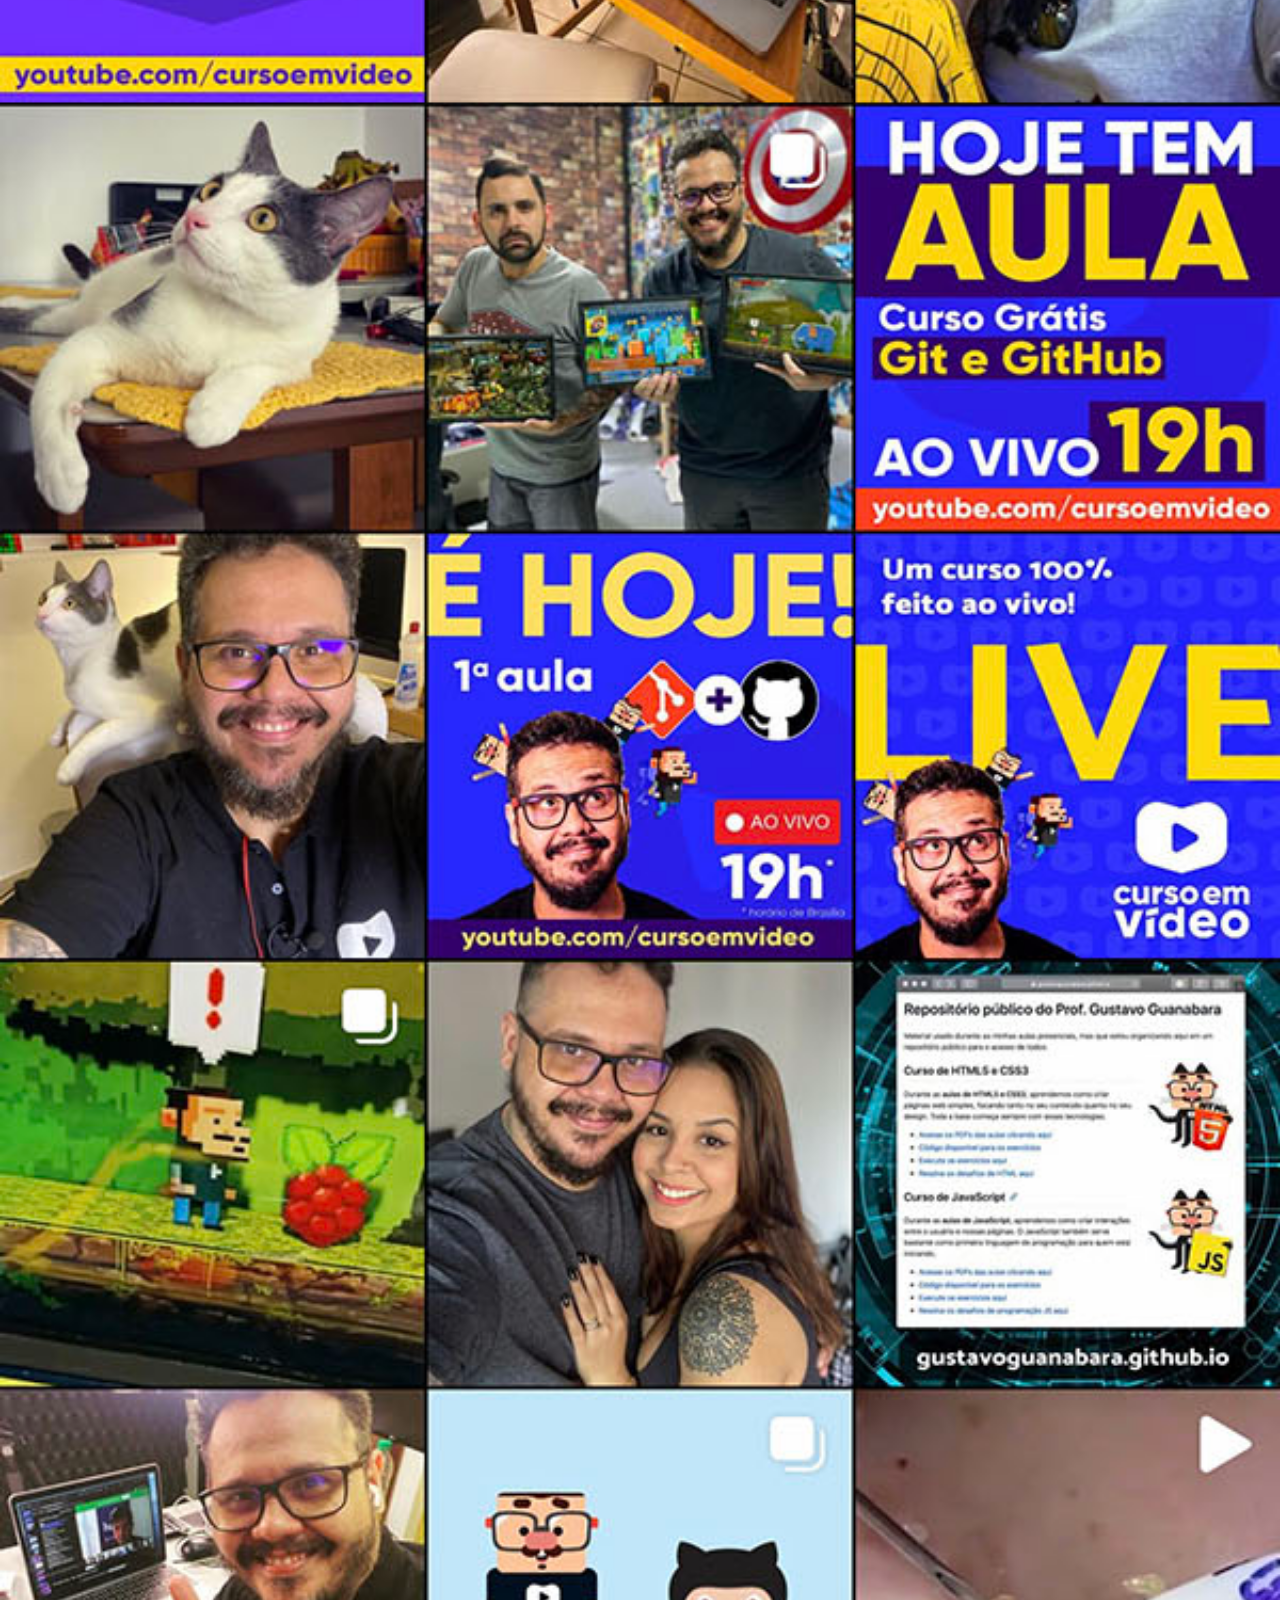
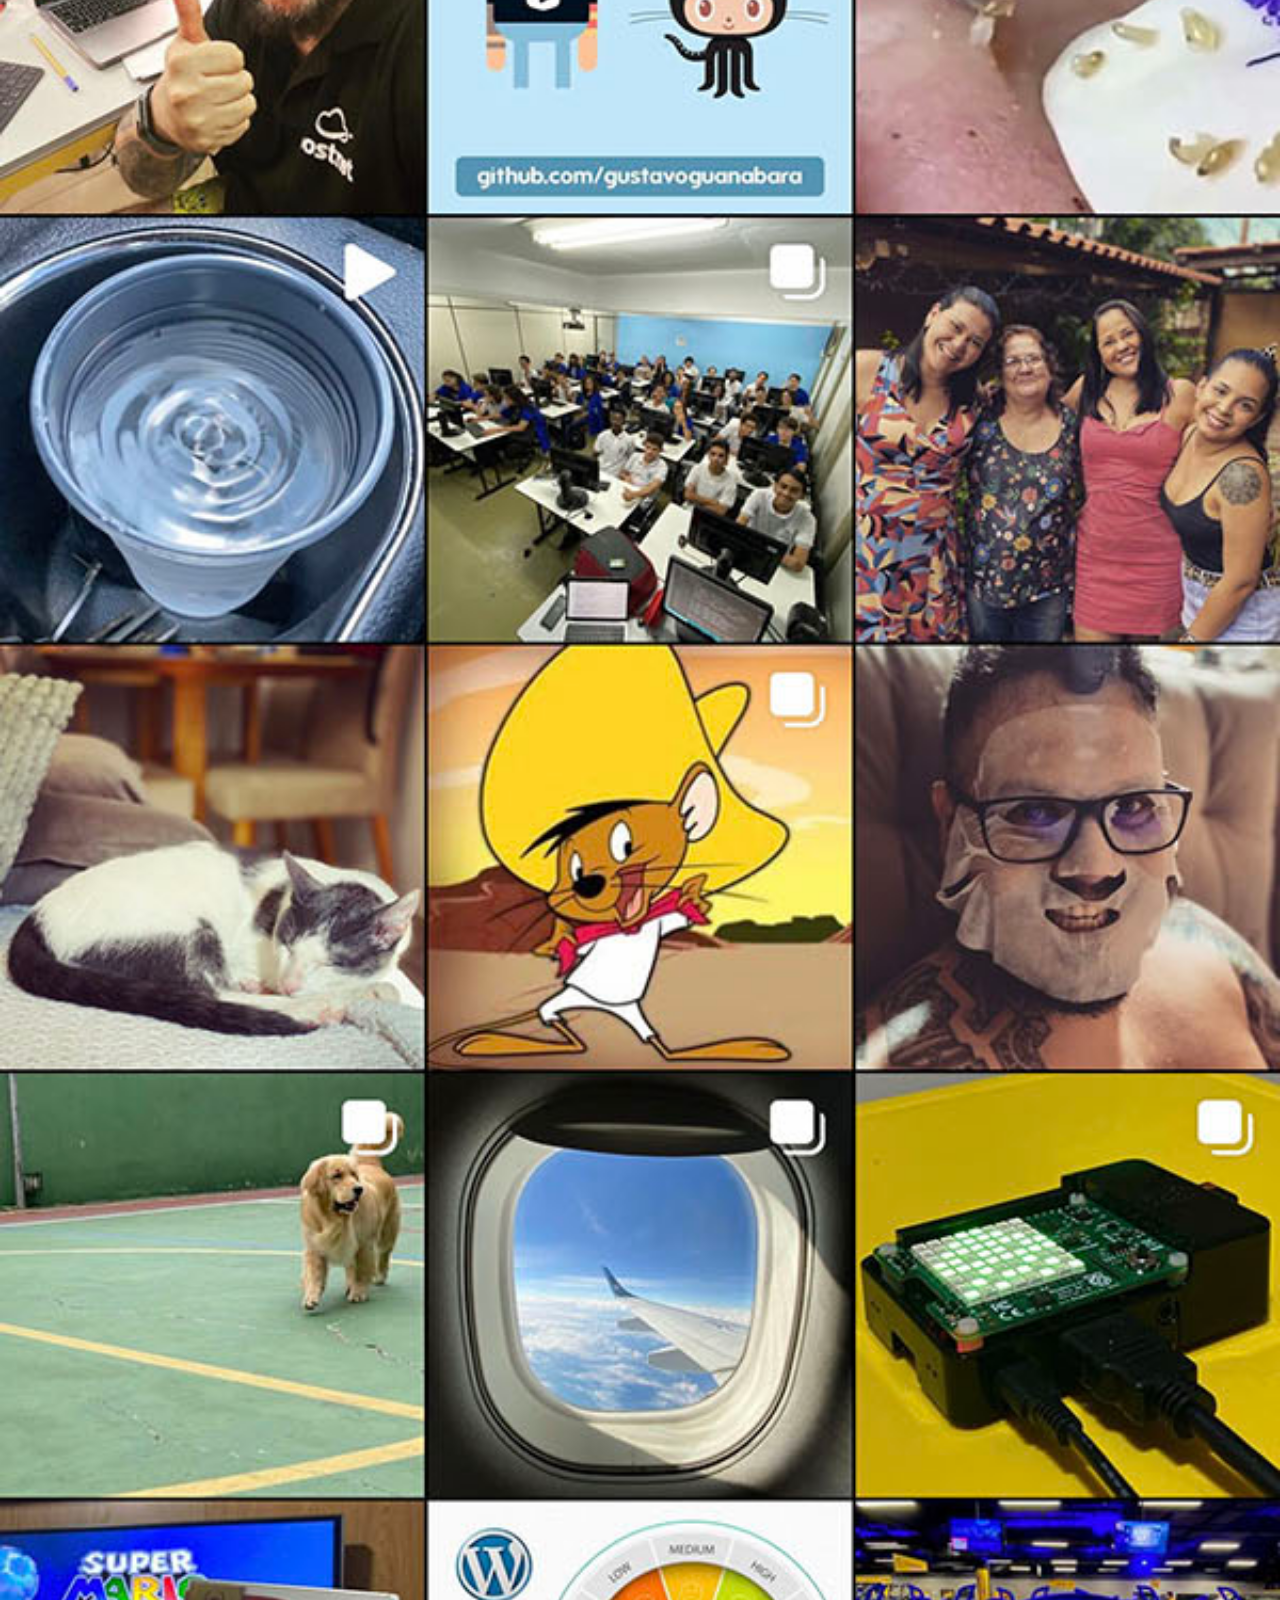
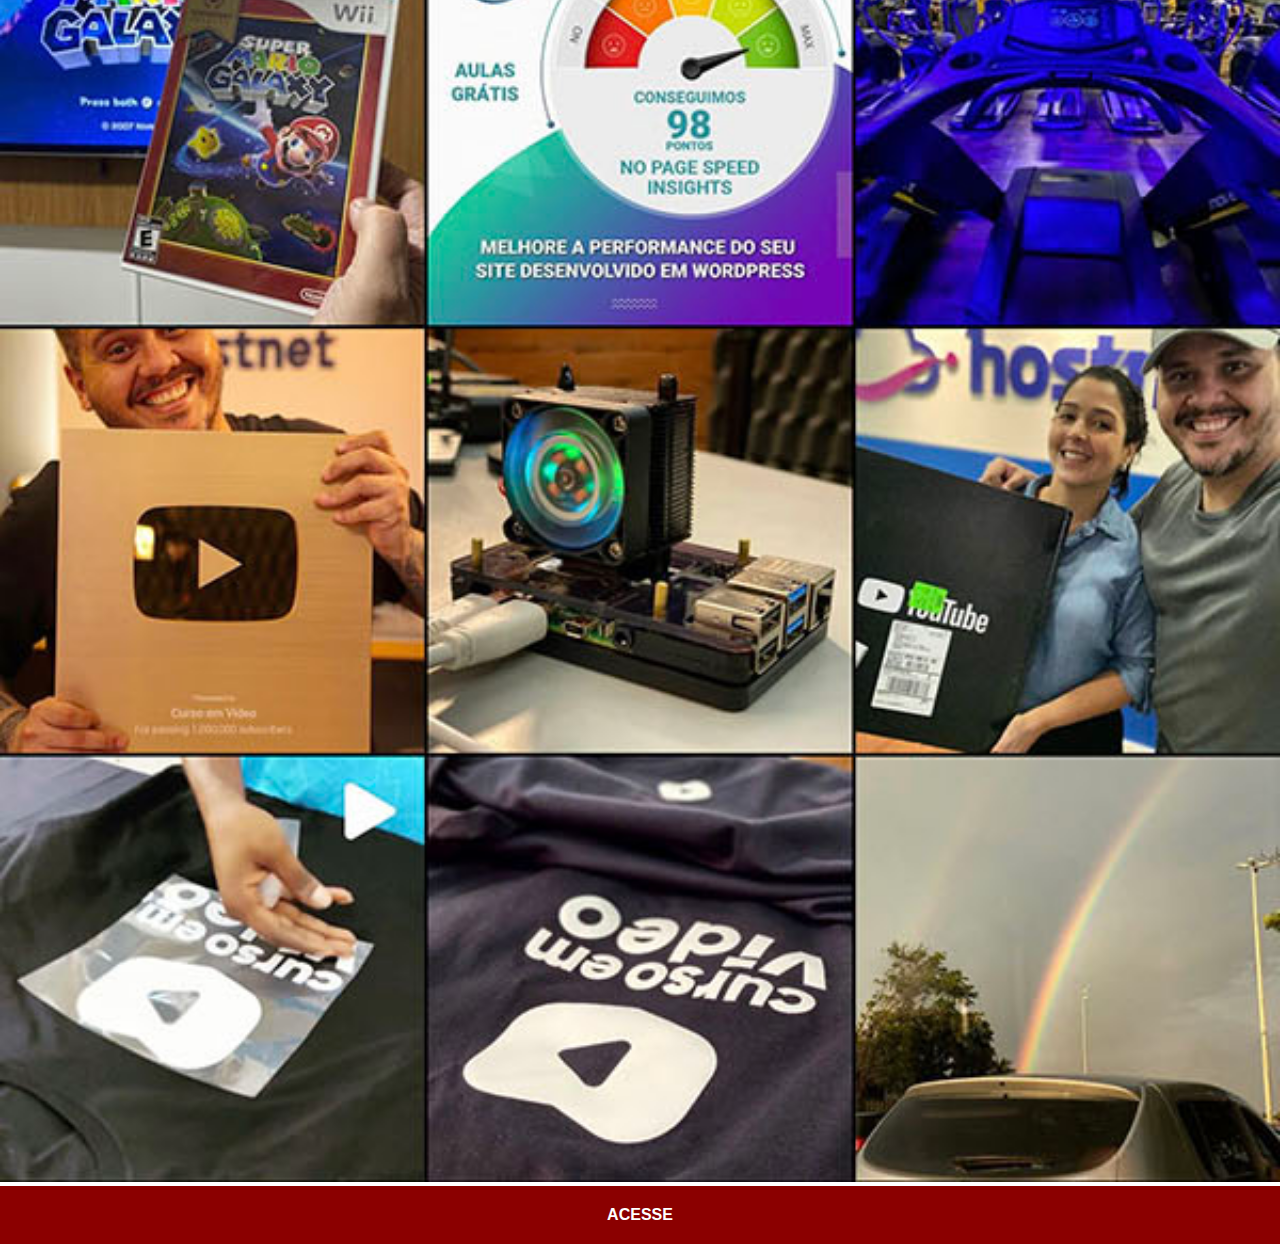
<file: instagram.html>
<!DOCTYPE html>
<html lang="pt-br">
<head>
    <meta charset="UTF-8">
    <meta name="viewport" content="width=device-width, initial-scale=1.0">
    <link rel="stylesheet" href="estilos/social.css">
    <title>Instagram</title>
</head>
<body>
    <img src="imagens/tela-instagram.jpg" alt="Instagram">
    <a href="https://www.instagram.com/gustavoguanabara/" target="_blank">ACESSE</a>
</body>
</html>
</file>
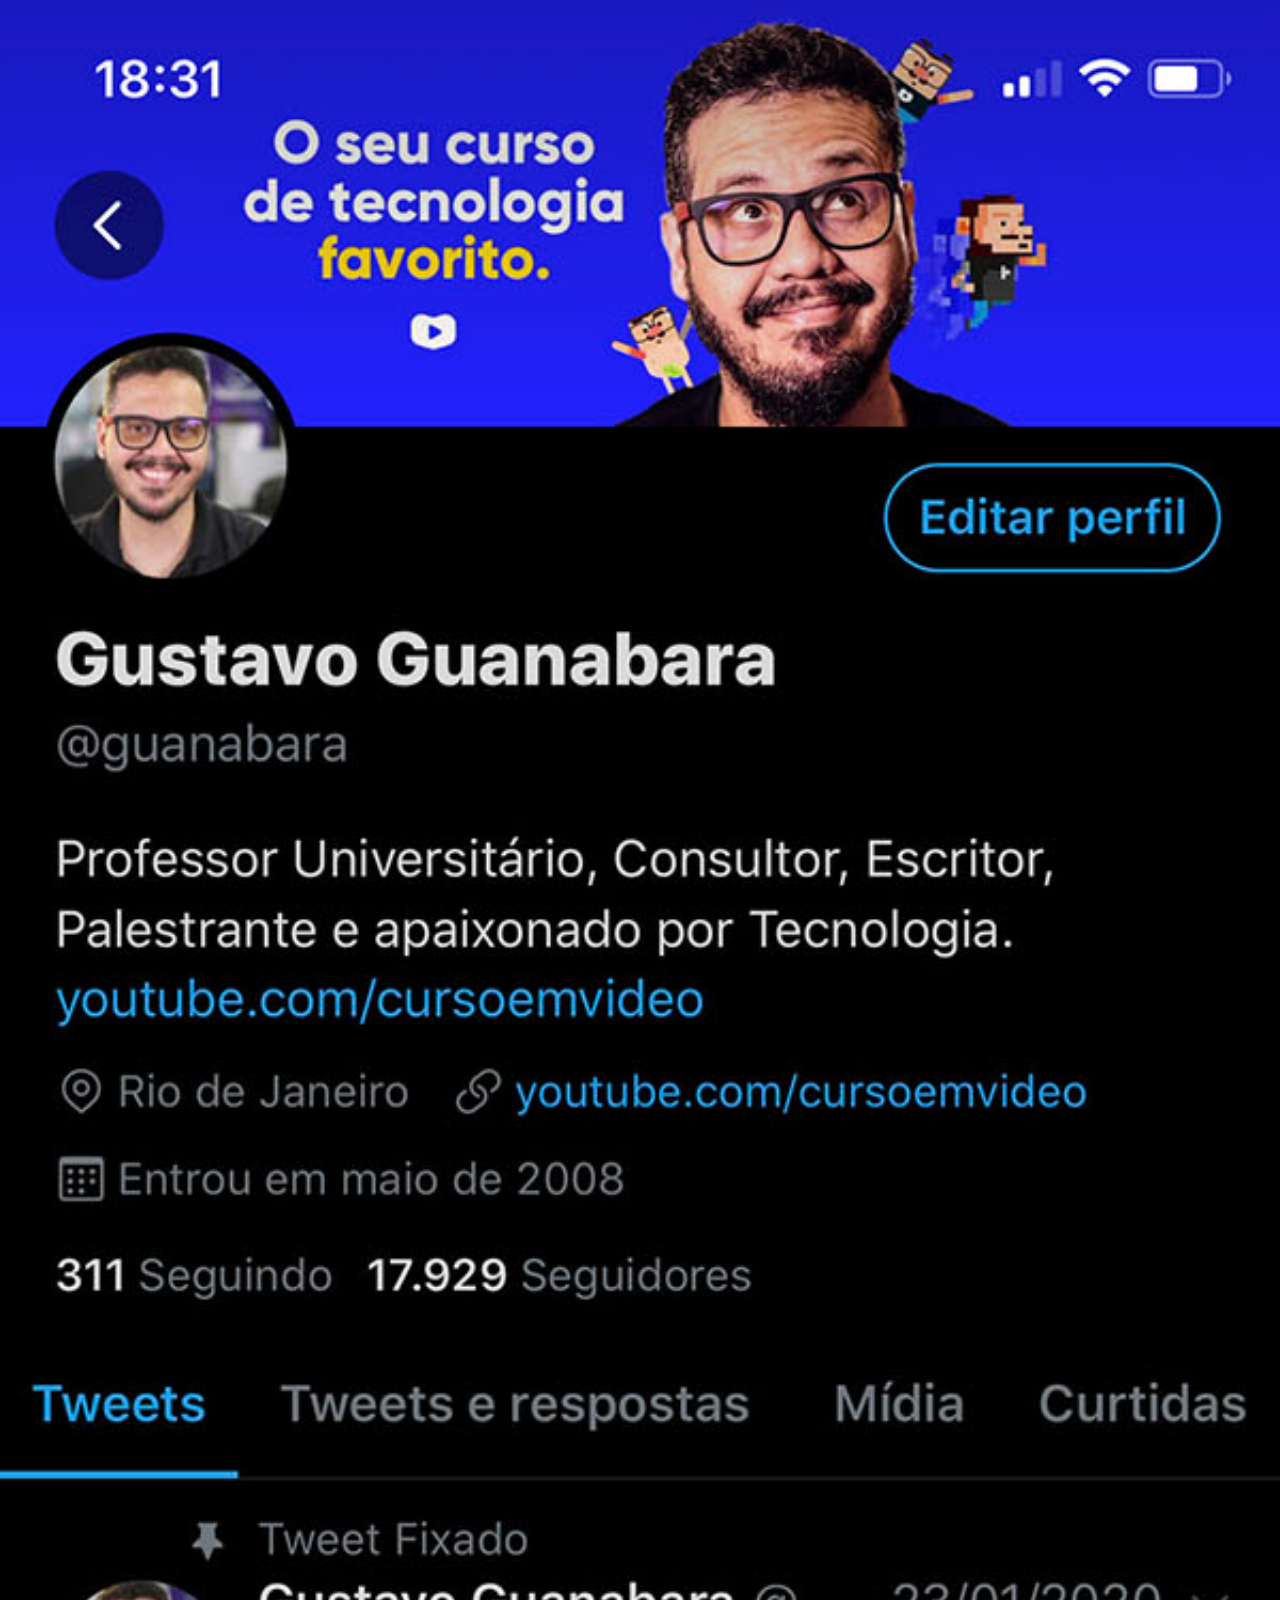
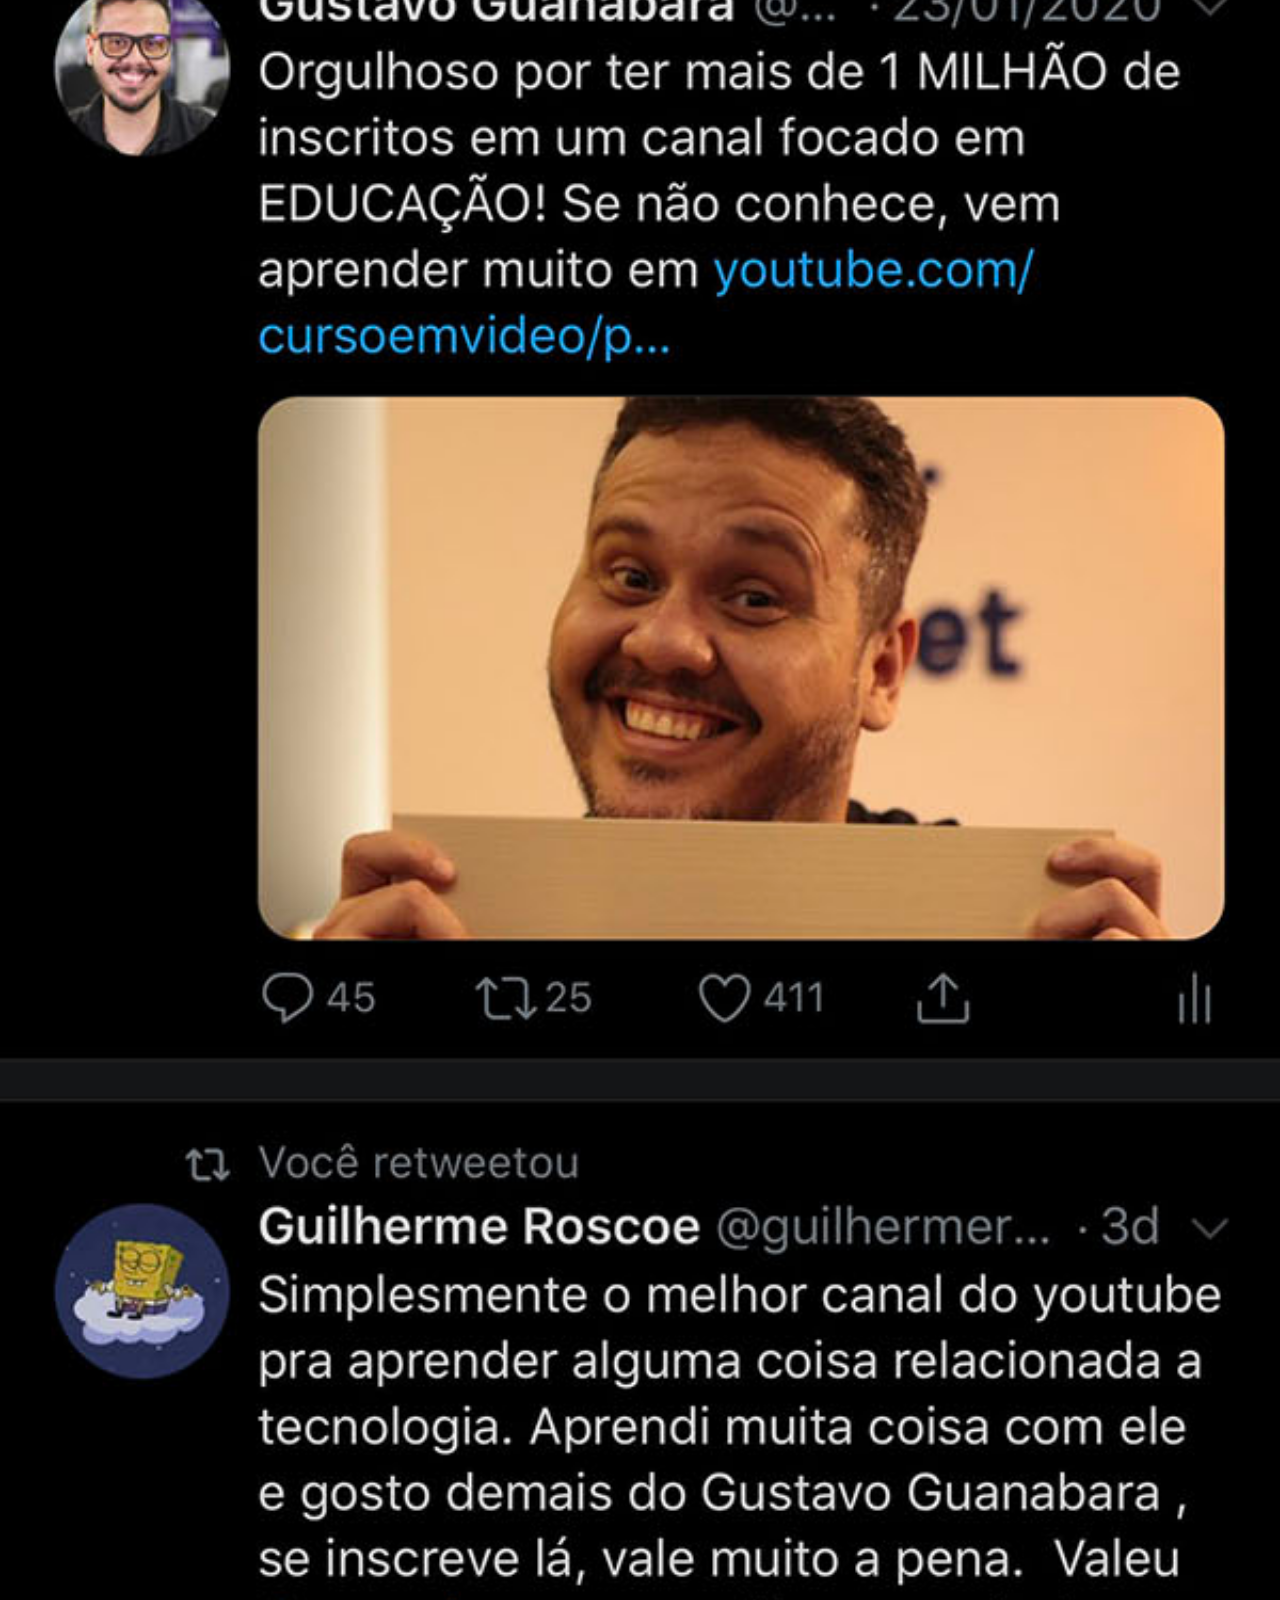
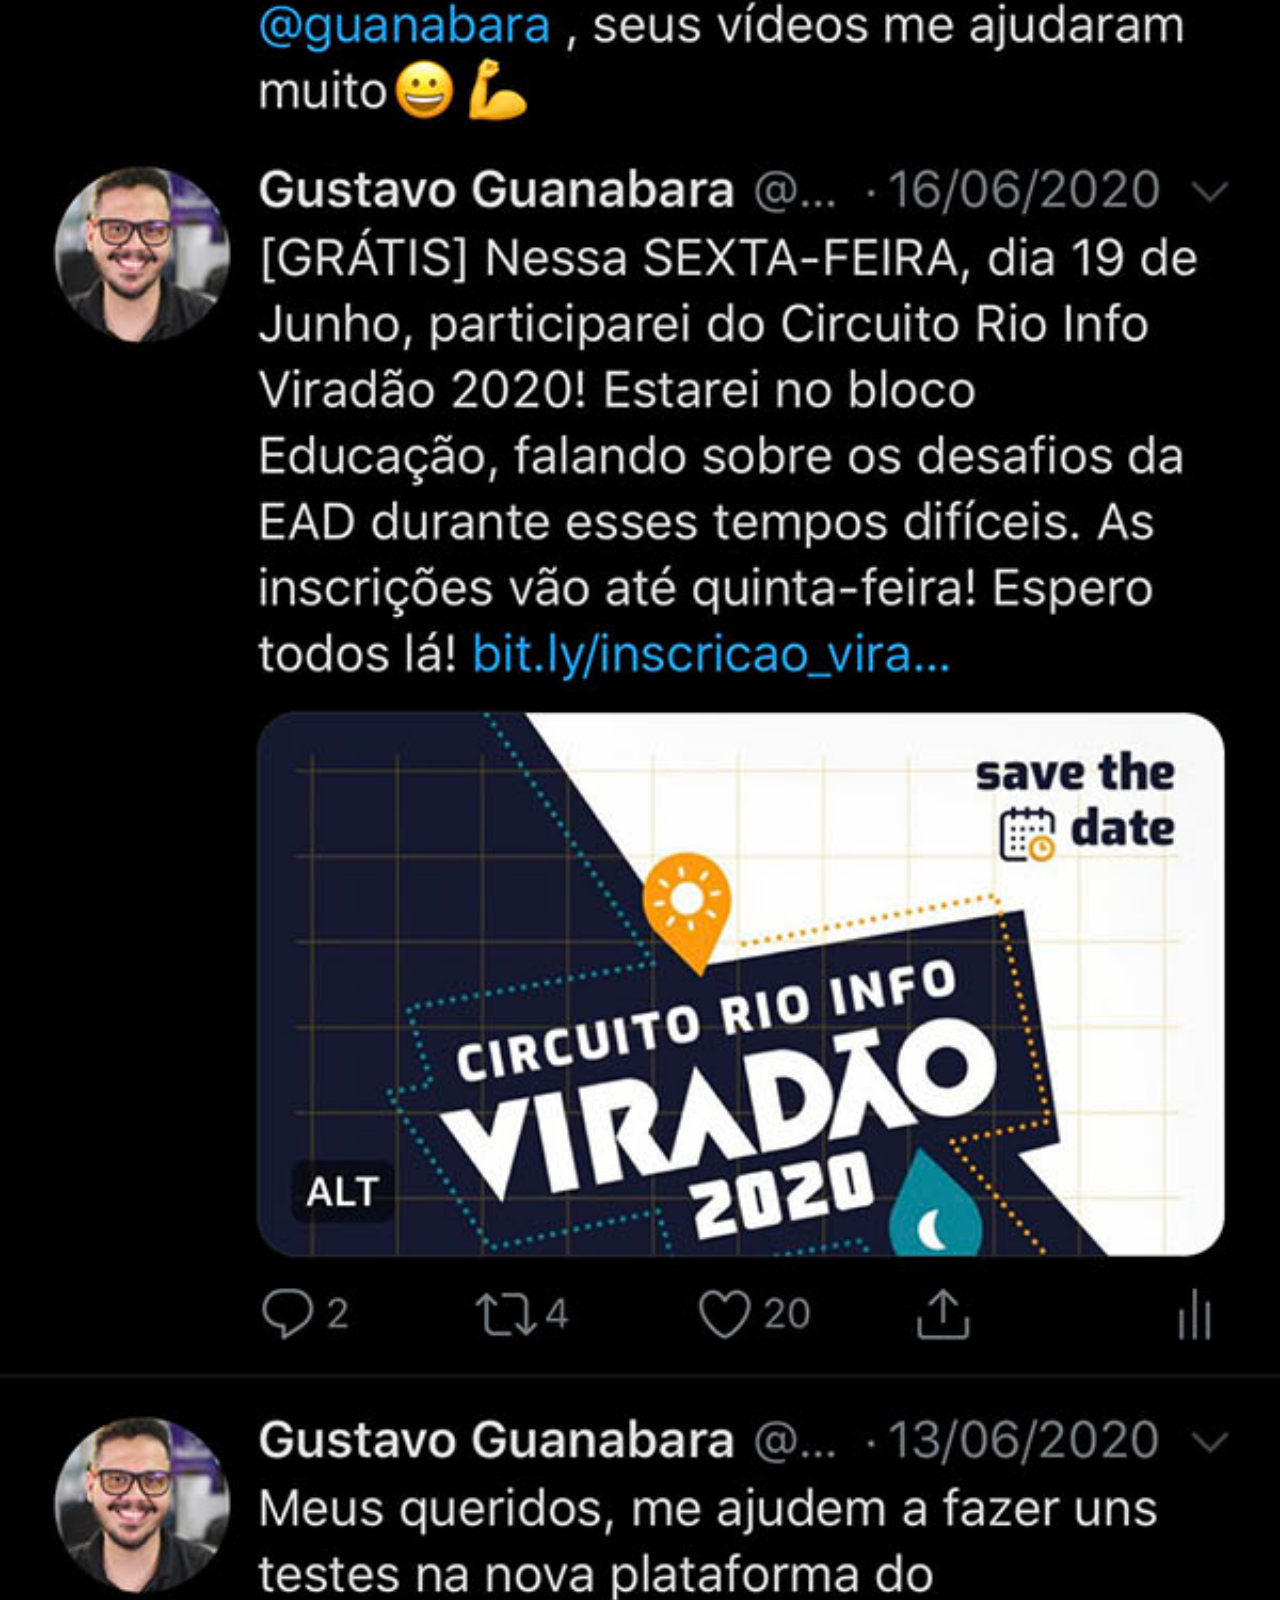
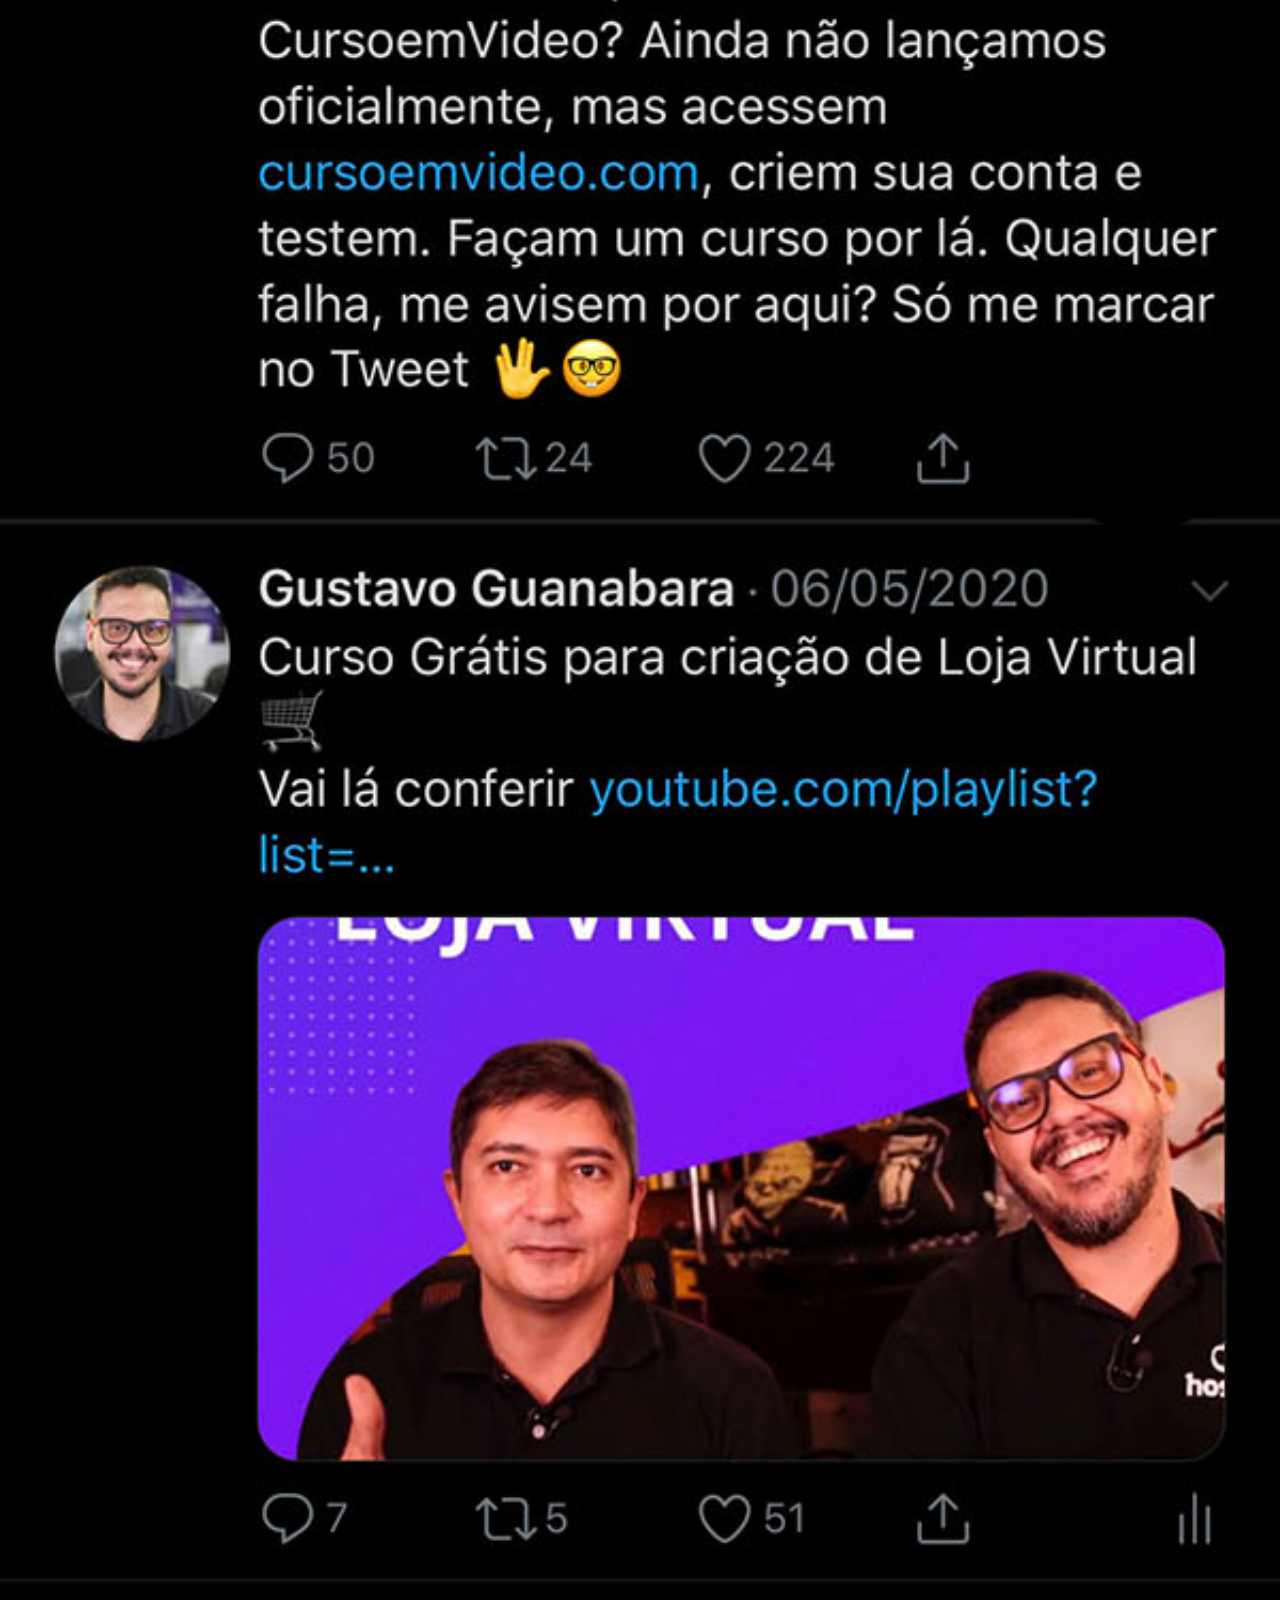
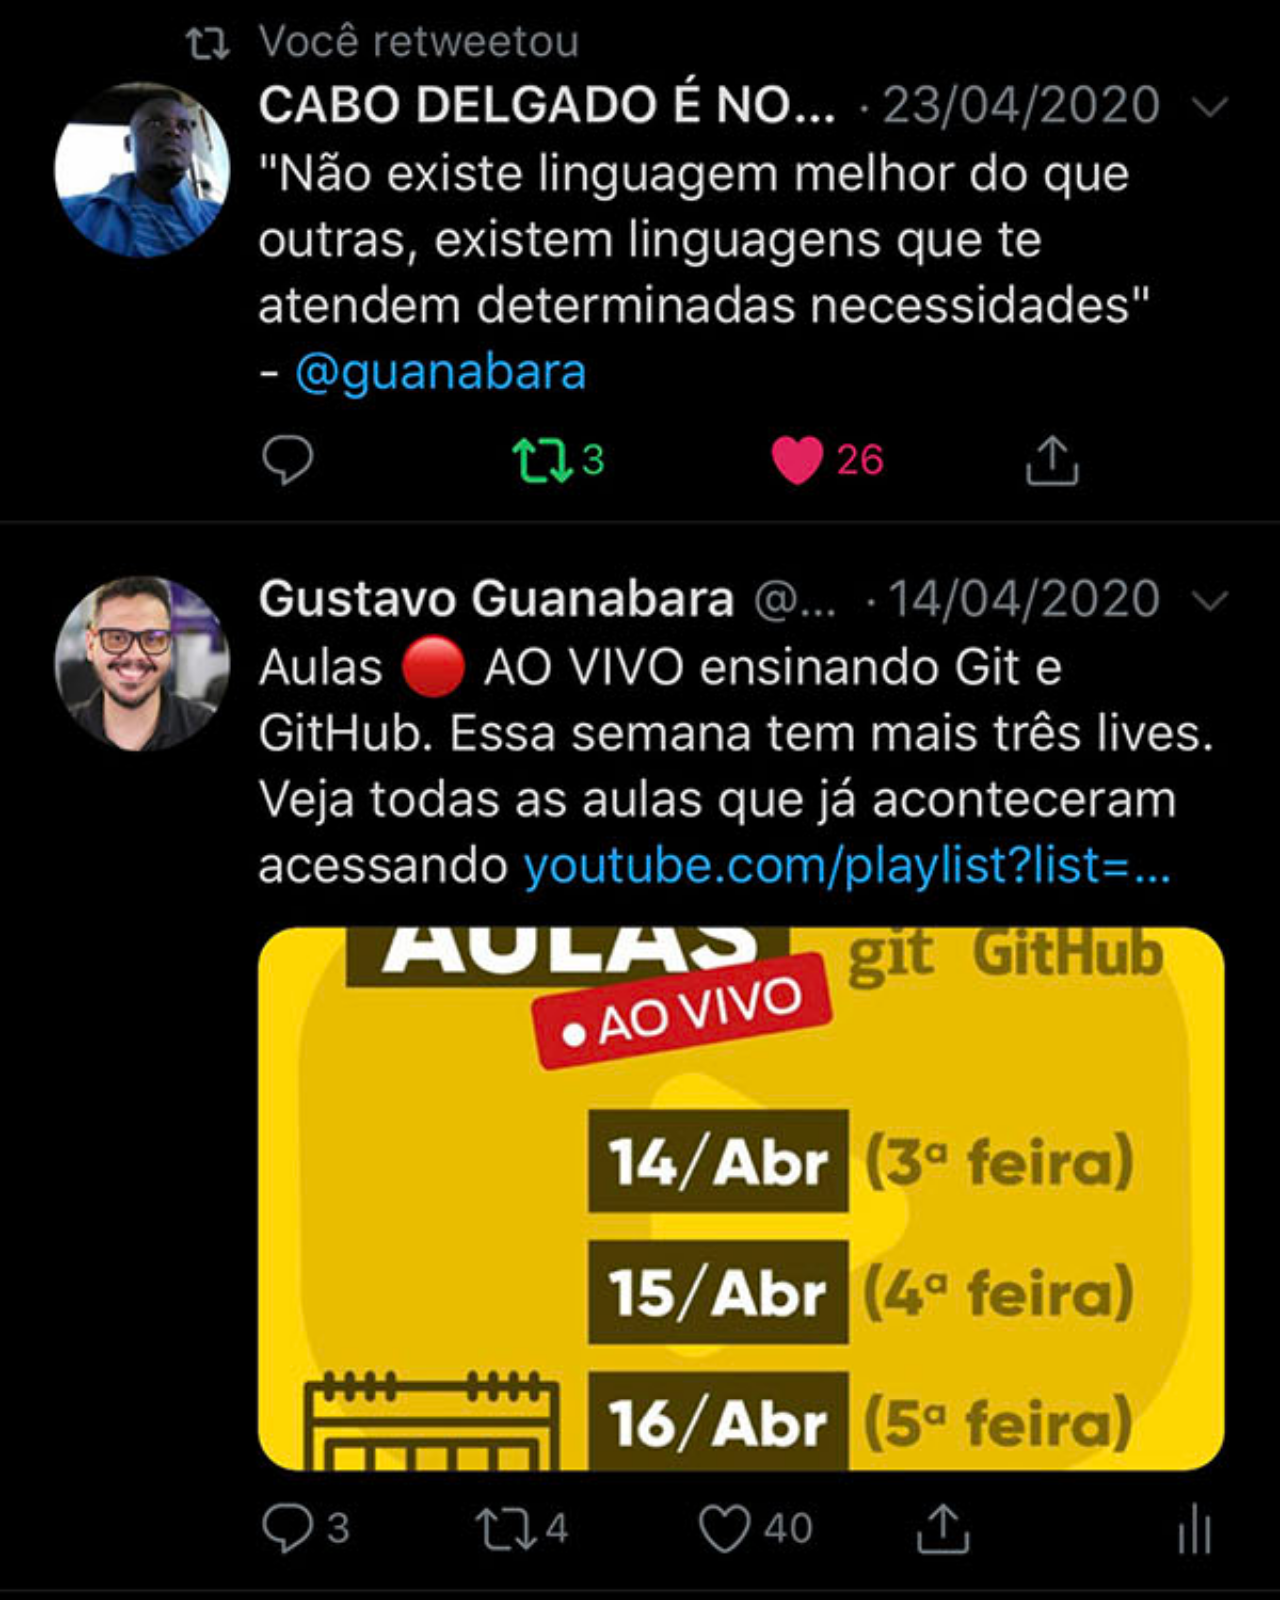
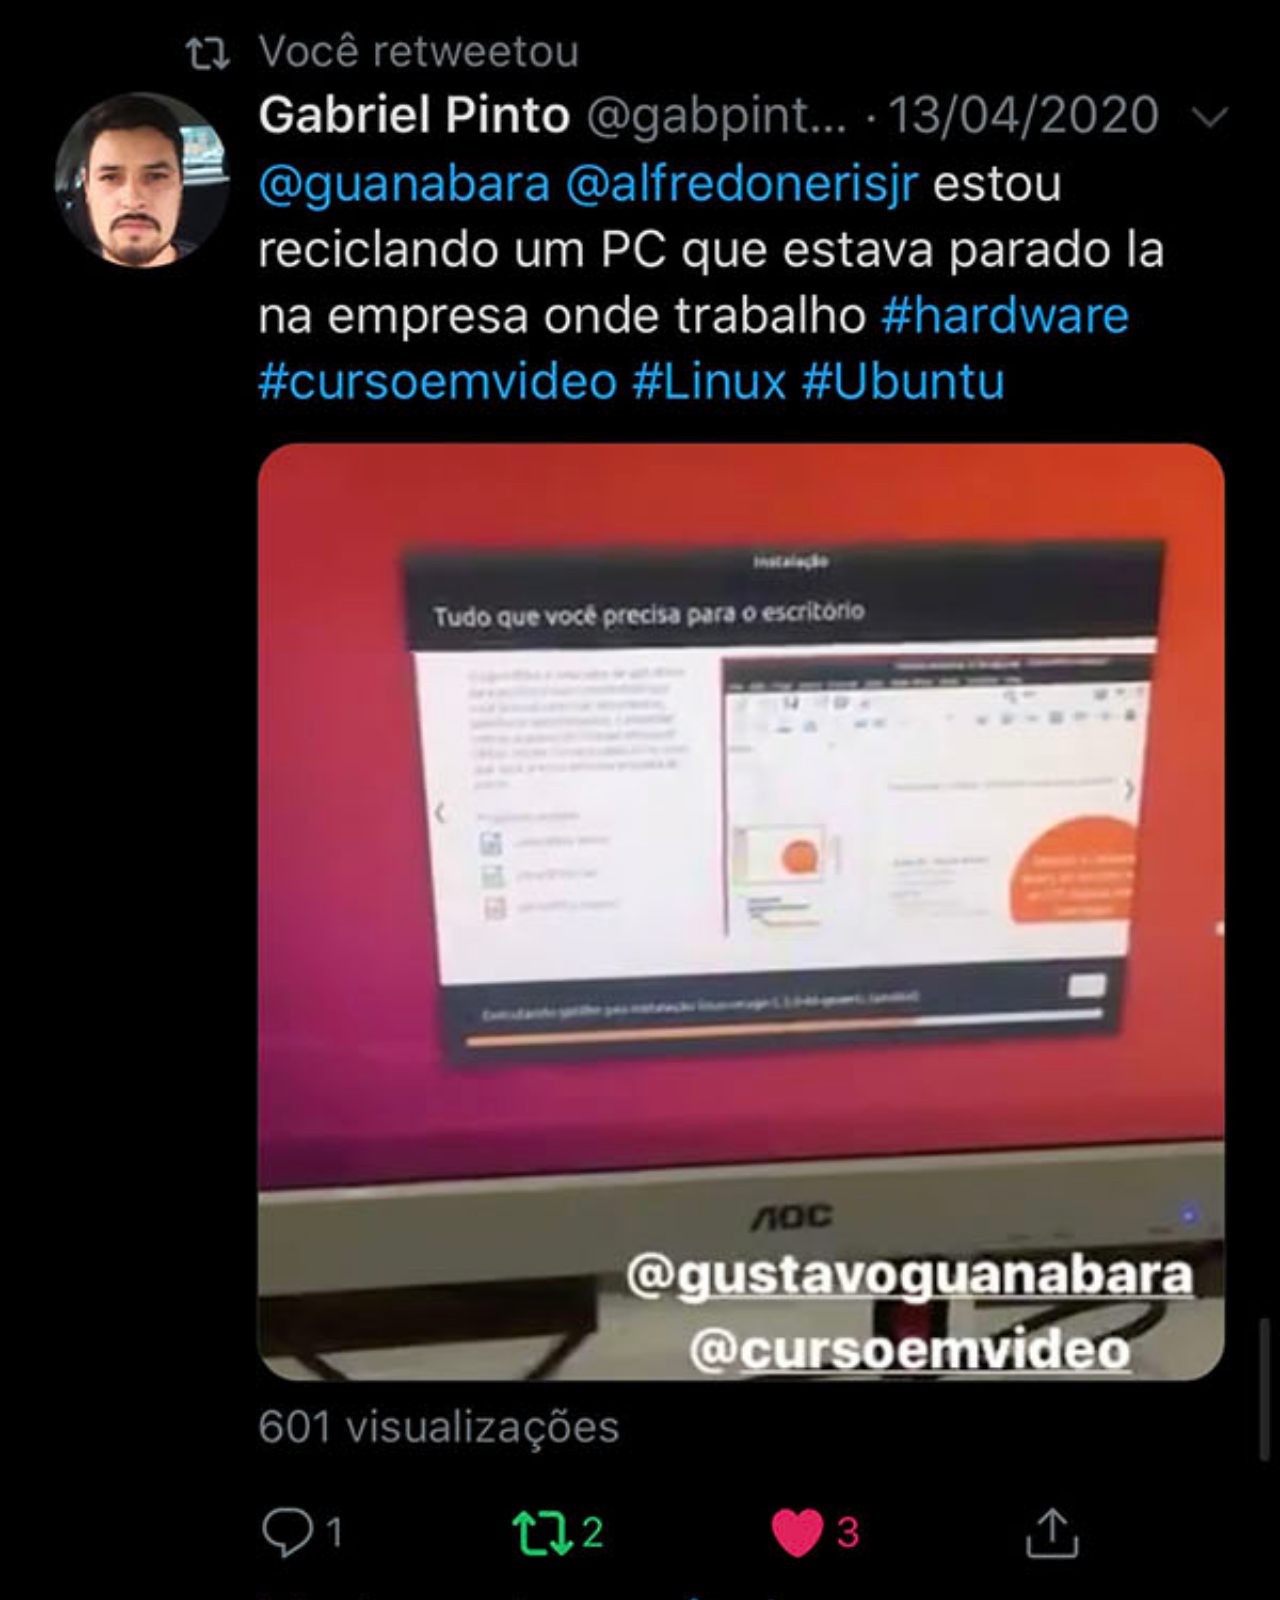
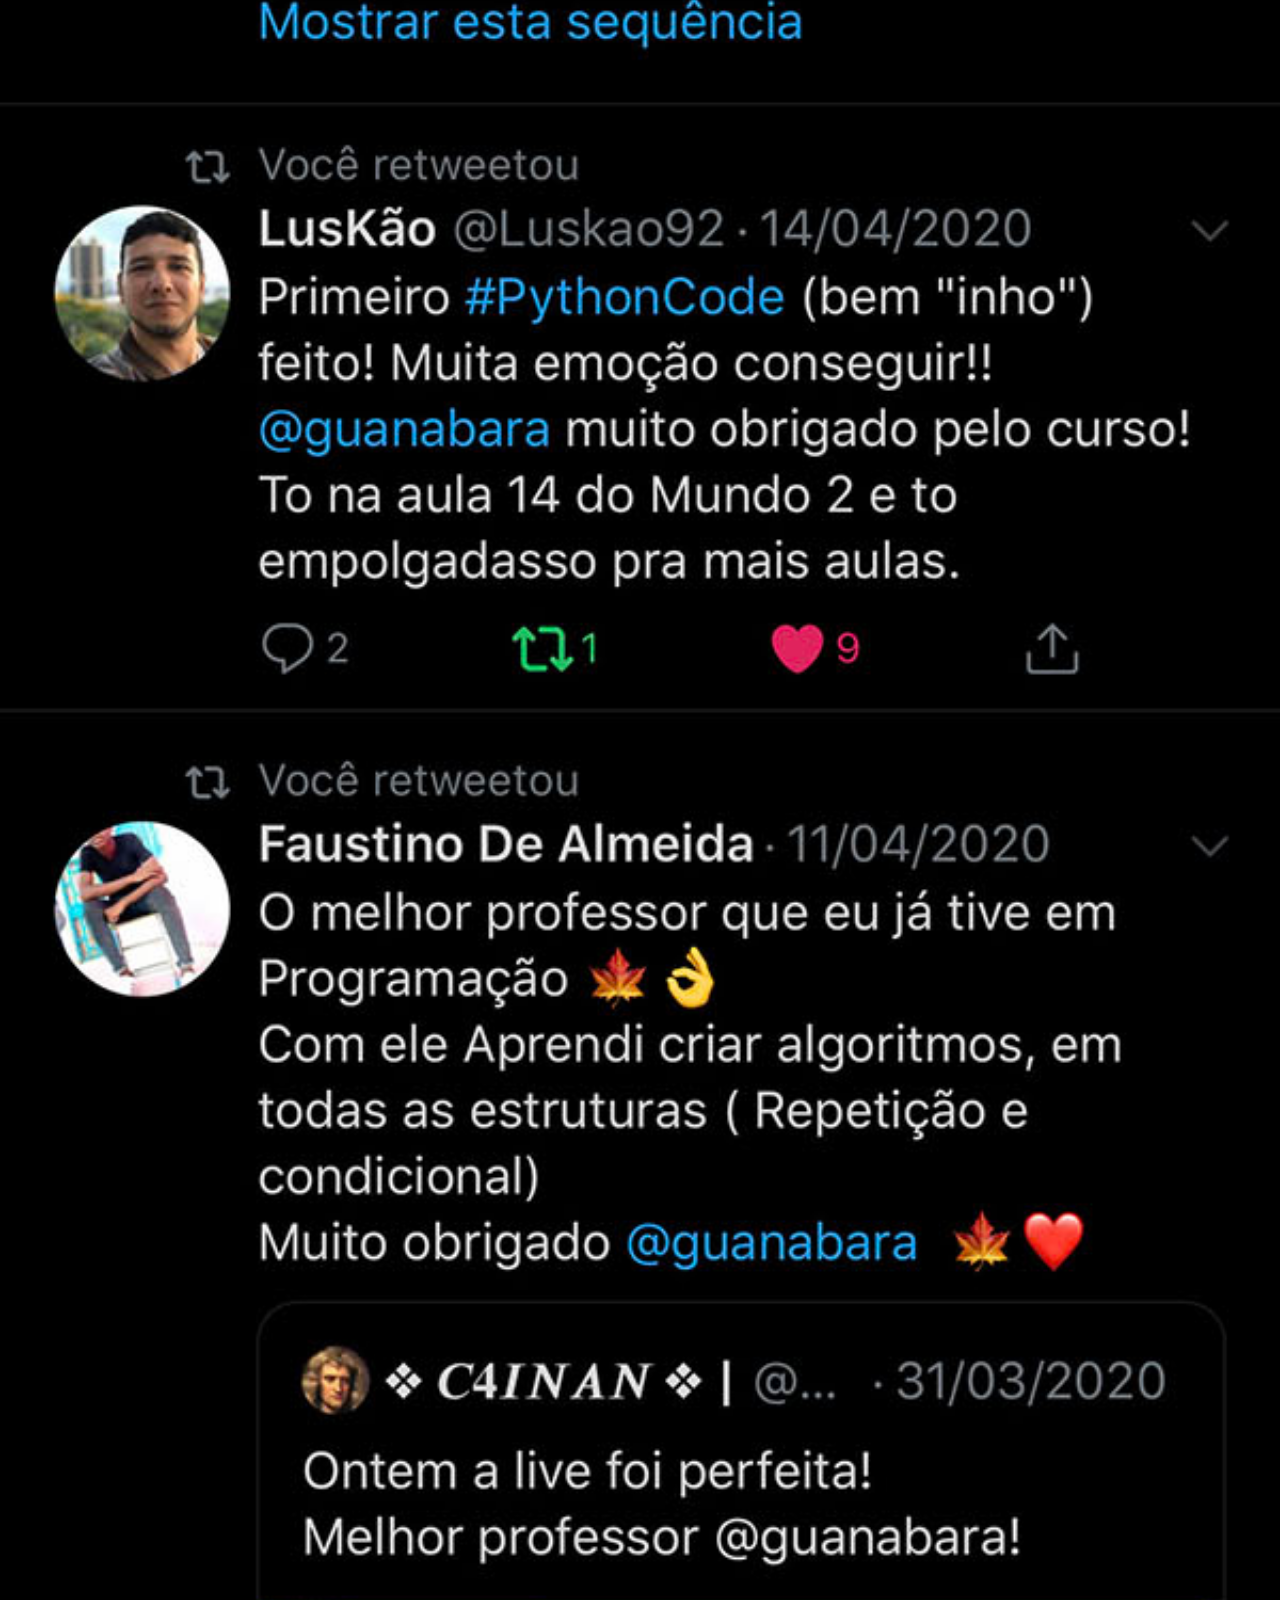
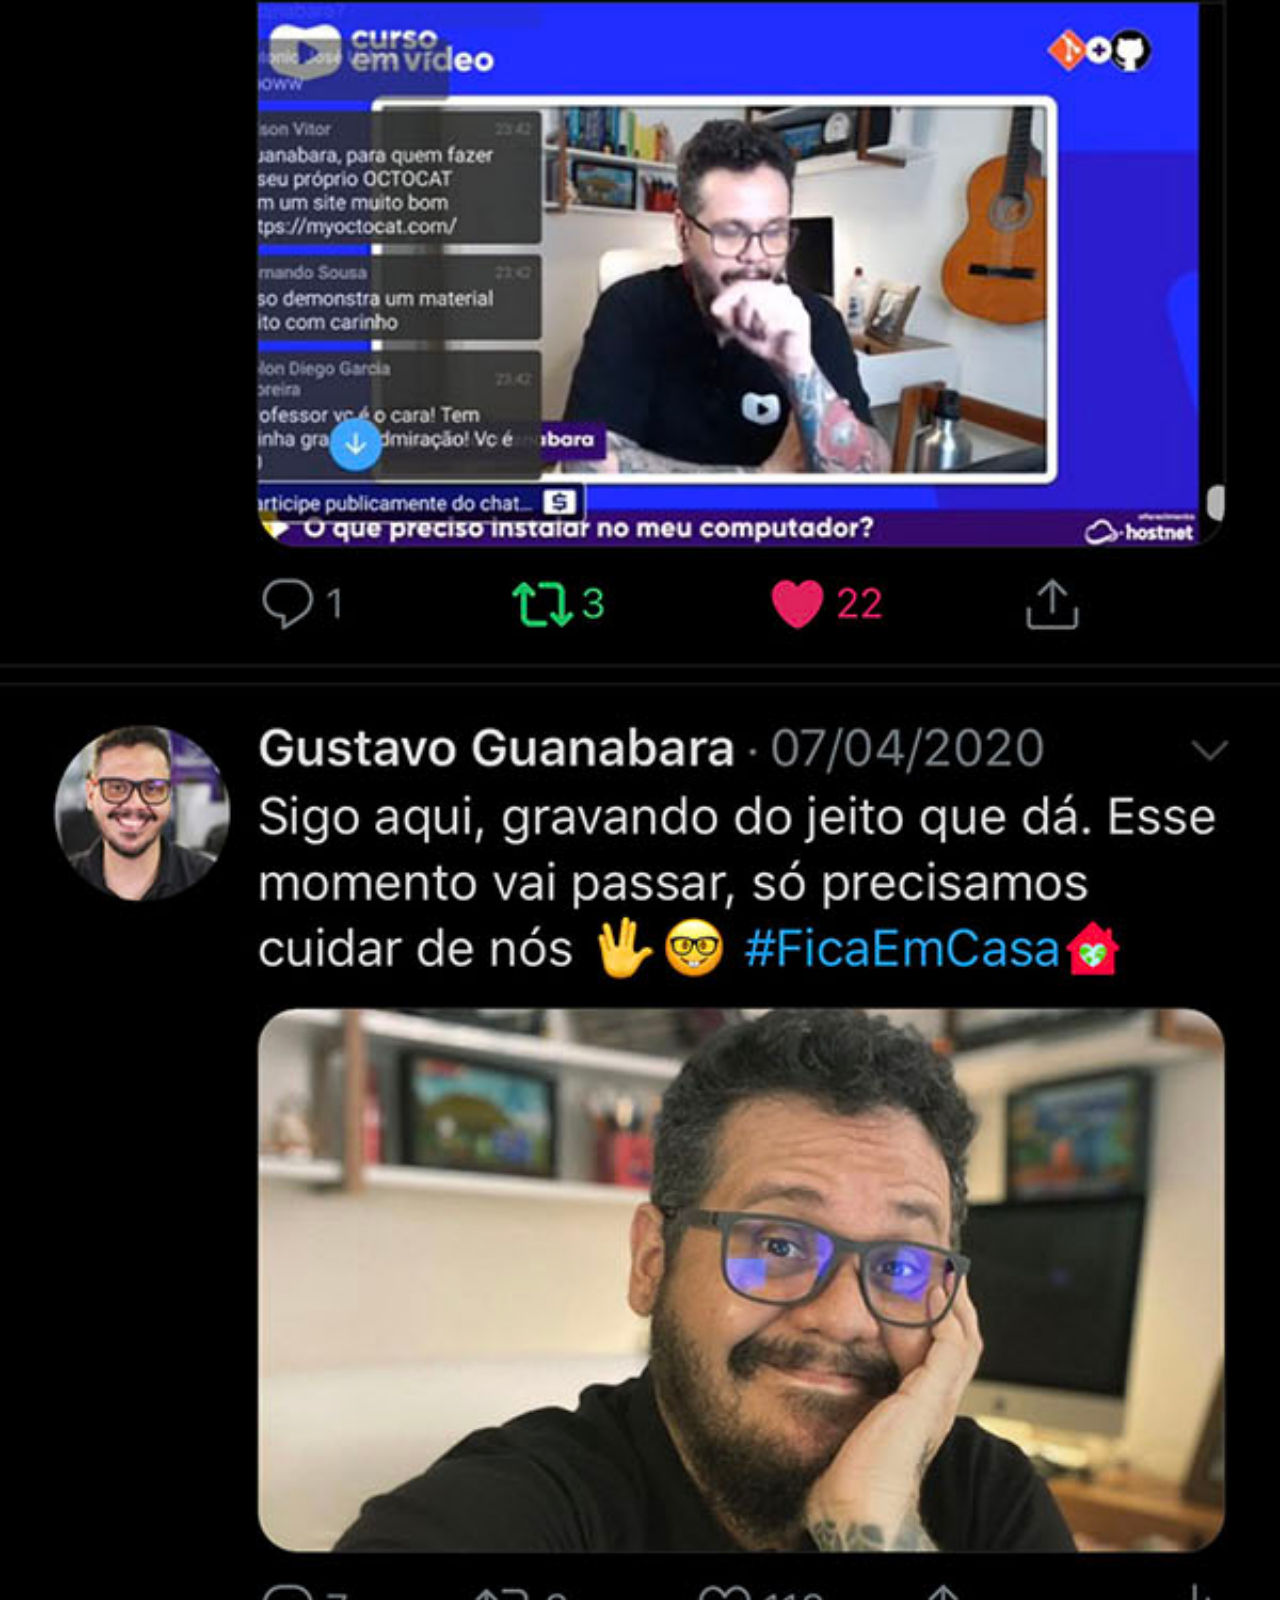
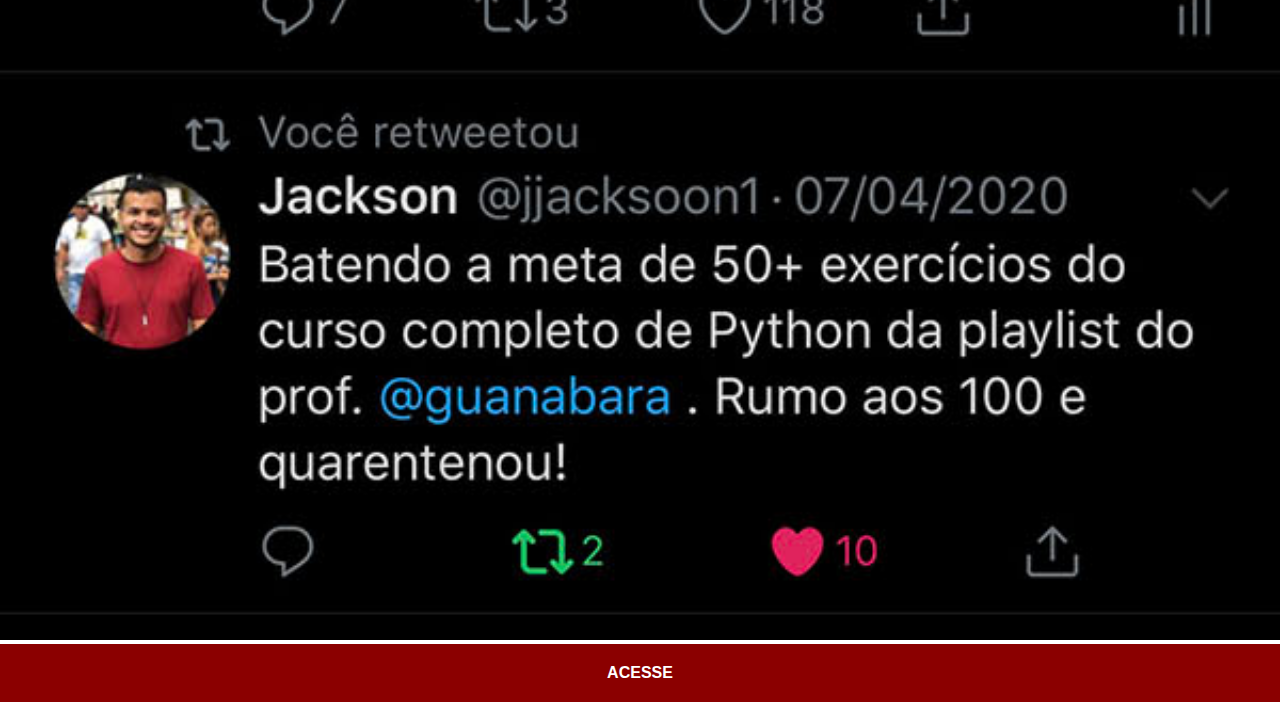
<file: twitter.html>
<!DOCTYPE html>
<html lang="pt-br">
<head>
    <meta charset="UTF-8">
    <meta name="viewport" content="width=device-width, initial-scale=1.0">
    <link rel="stylesheet" href="estilos/social.css">
    <title>Twitter</title>
</head>
<body>
    <img src="imagens/tela-twitter.jpg" alt="Twitter">
    <a href="https://twitter.com/guanabara" target="_blank">ACESSE</a>
</body>
</html>
</file>
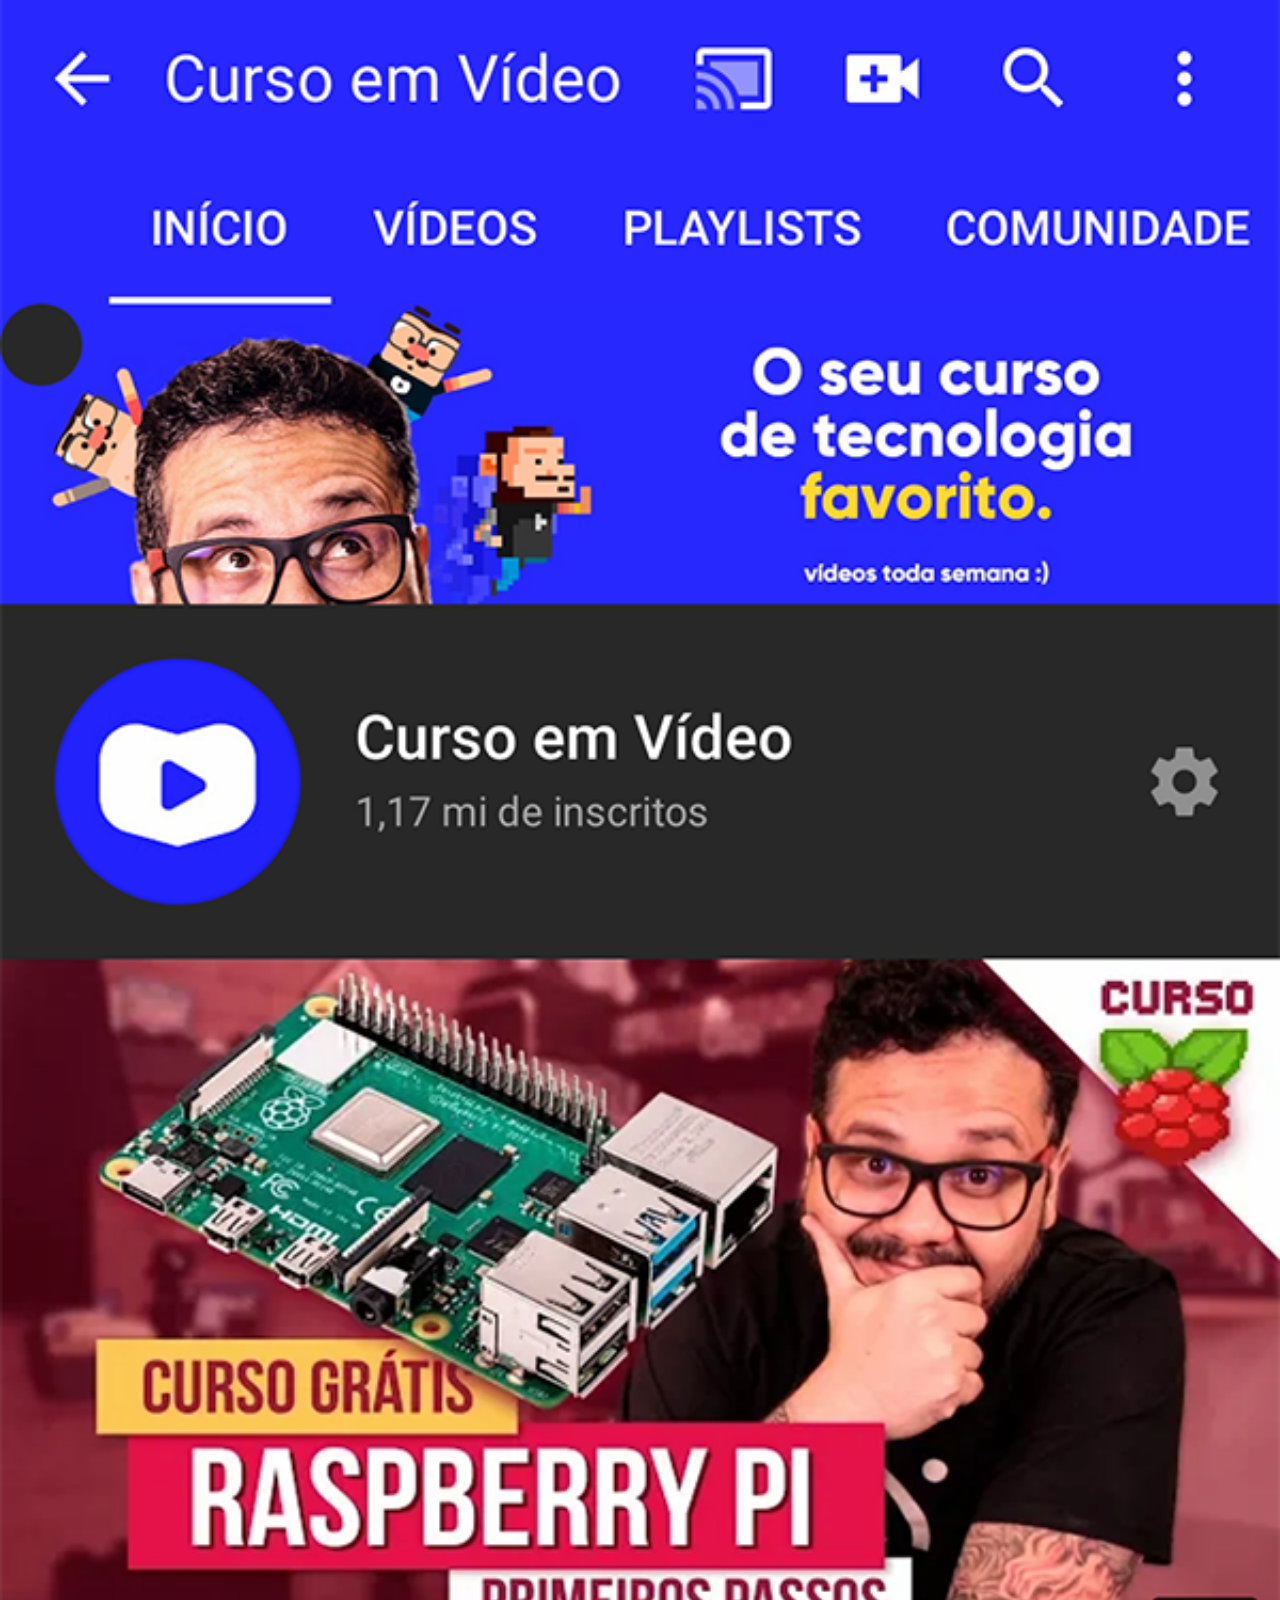
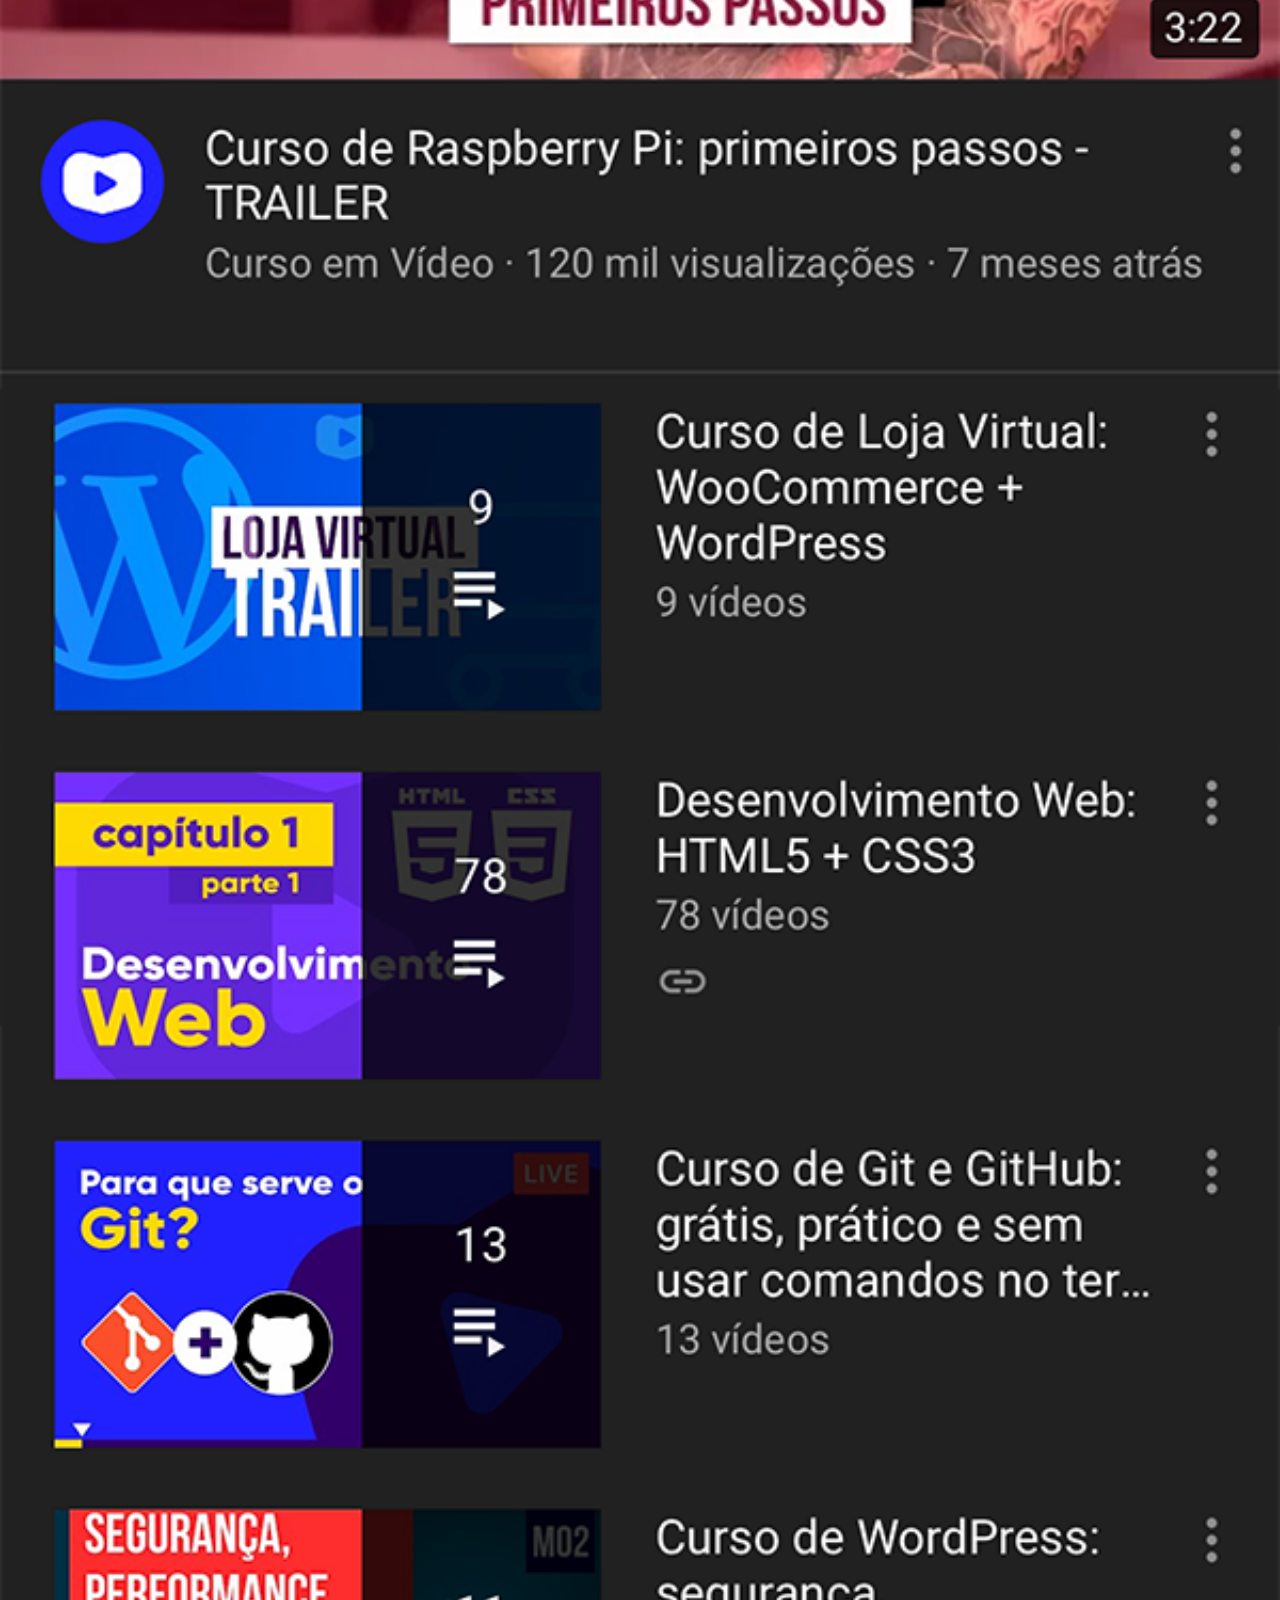
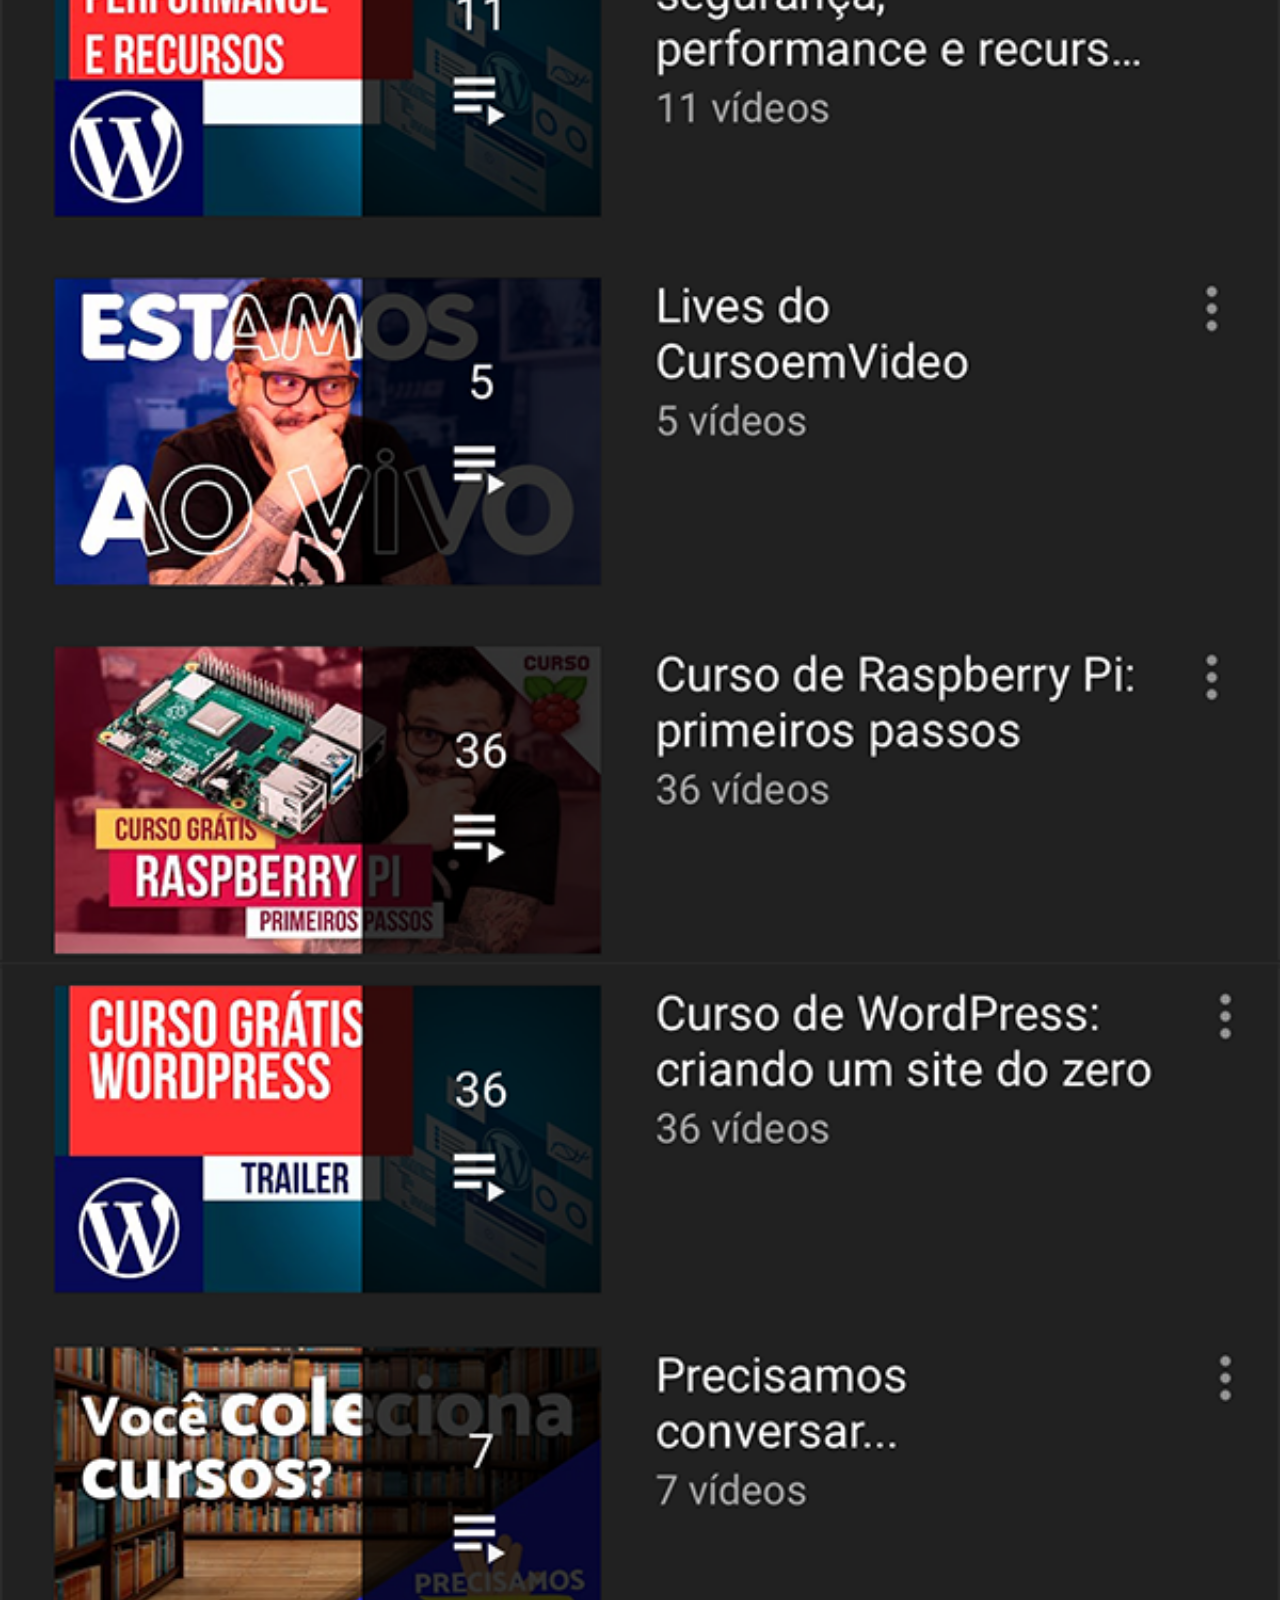
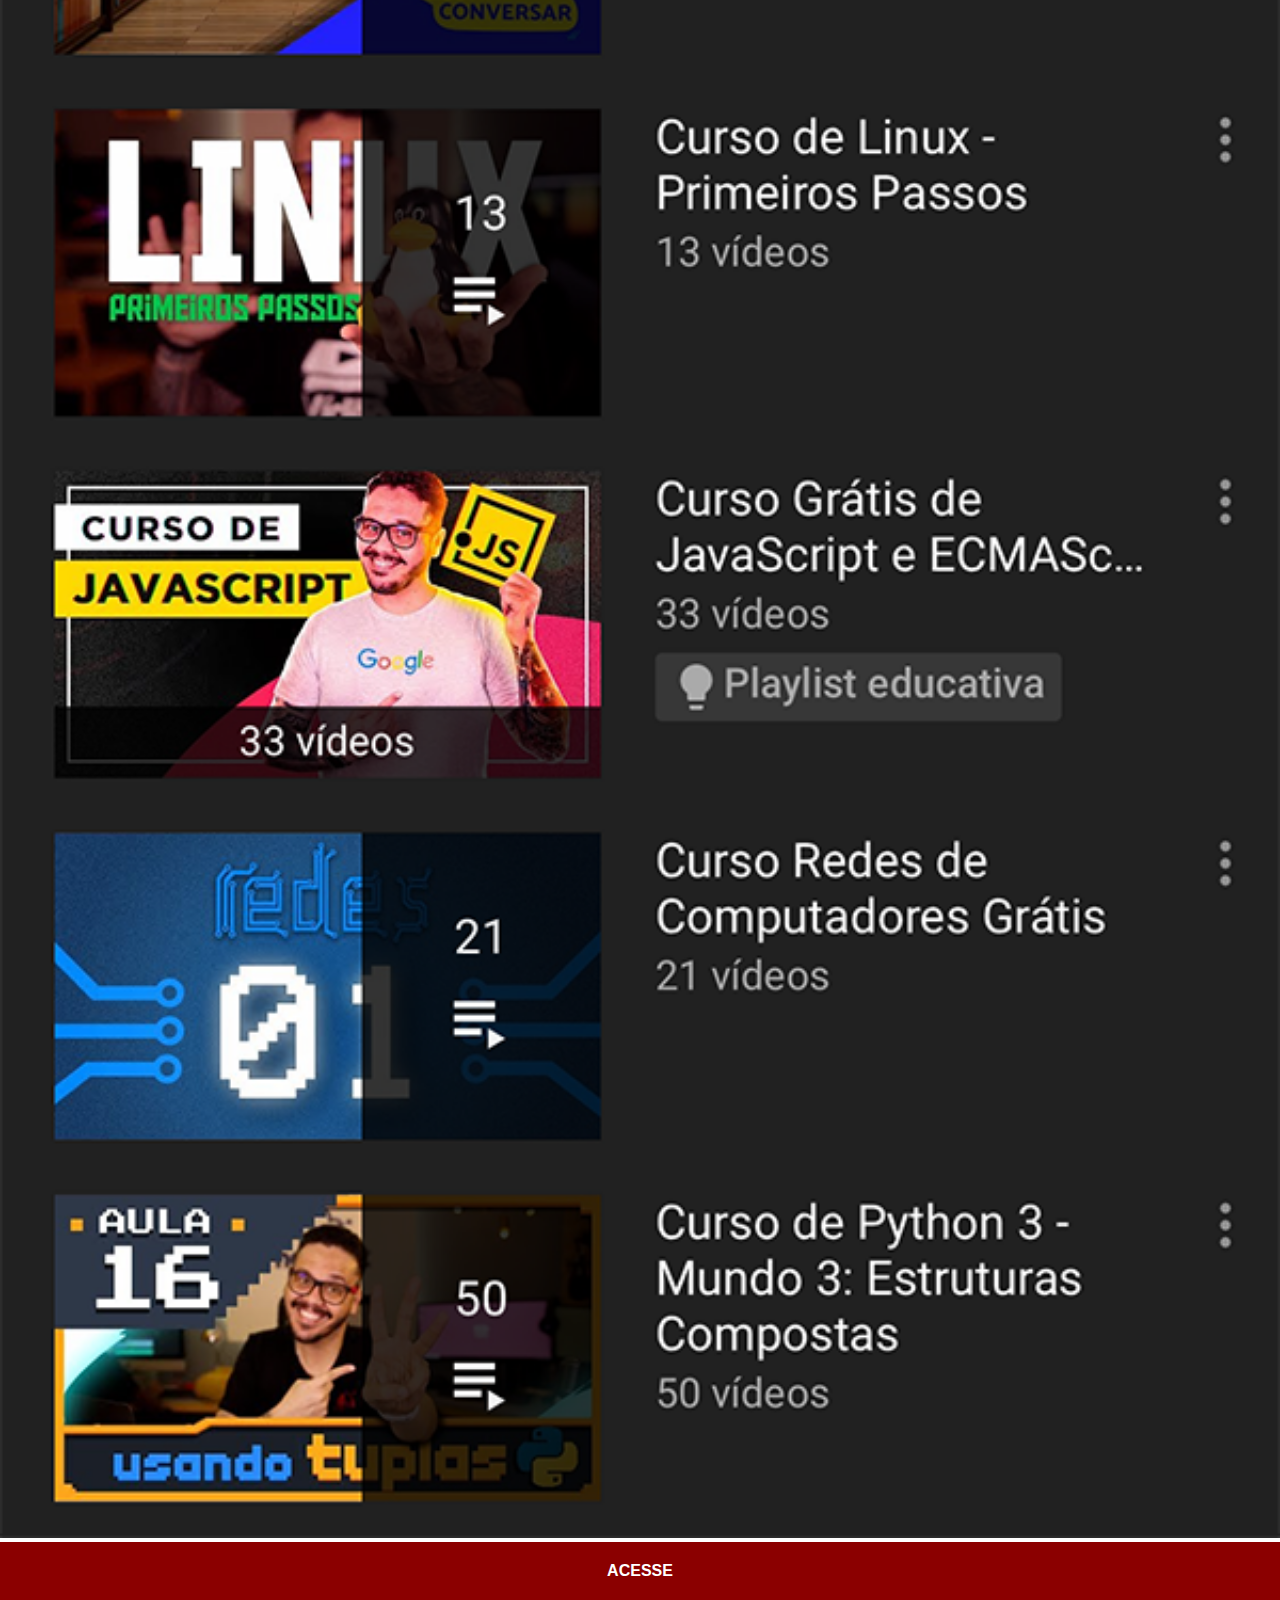
<file: youtube.html>
<!DOCTYPE html>
<html lang="pt-br">
<head>
    <meta charset="UTF-8">
    <meta name="viewport" content="width=device-width, initial-scale=1.0">
    <link rel="stylesheet" href="estilos/social.css">
    <title>Youtube</title>
</head>
<body>
    <img src="imagens/tela-youtube.png" alt="Youtube">
    <a href="https://www.youtube.com/@CursoemVideo" target="_blank">ACESSE</a>
</body>
</html>
</file>
<file: estilos/style.css>
@charset "UTF-8";

* {
    margin: 0px;
    padding: 0px;
    font-family: Arial, Helvetica, sans-serif;
}

html, body {
    height: 100vh;
    width: 100vw;
    background-color: black;
}

body {
    background: url('../imagens/fundo-madeira.jpg') no-repeat top center;
    background-size: cover;
    background-attachment: fixed;
}

main {
    position: relative;
    height: 100vh;
}

section#telefone {
    position: absolute;
    top: 50%;
    left: 50%;
    transform: translate(-50%, -50%);

    height: 627px;
    width: 311px;
    background: url('../imagens/frame-iphone.png') no-repeat;
}

iframe#tela {
    position: relative;
    top: 80px;
    left: 22px;
    width: 266px;
    height: 471px;
}

section#redes-sociais {
    text-align: right;
}

section#redes-sociais img {
    width: 50px;
    margin: 10px;
    border-radius: 50%;
    box-shadow: 2px 2px 5px rgba(0, 0, 0, 0.4);
    box-sizing: border-box;
}

section#redes-sociais img:hover {
    border: 2px solid rgba(255, 255, 255, 0.637);
    transform: translate(-3px, -3px);
    box-shadow: 5px 5px 10px rgba(0, 0, 0, 0.623);
    transition: transform 0.3s;
}
</file>
<file: estilos/social.css>
* {
    margin: 0px;
    padding: 0px;
    font-family: Arial, Helvetica, sans-serif;
}

::-webkit-scrollbar {
    width: 0px;
    height: 0px;
}

img {
    width: 100vw;
}

a {
    display: block;
    background-color: darkred;
    color: white;
    padding: 20px;
    text-align: center;
    font-weight: bolder;
    text-decoration: none;
}

a:hover {
    background-color: red;
}
</file>
